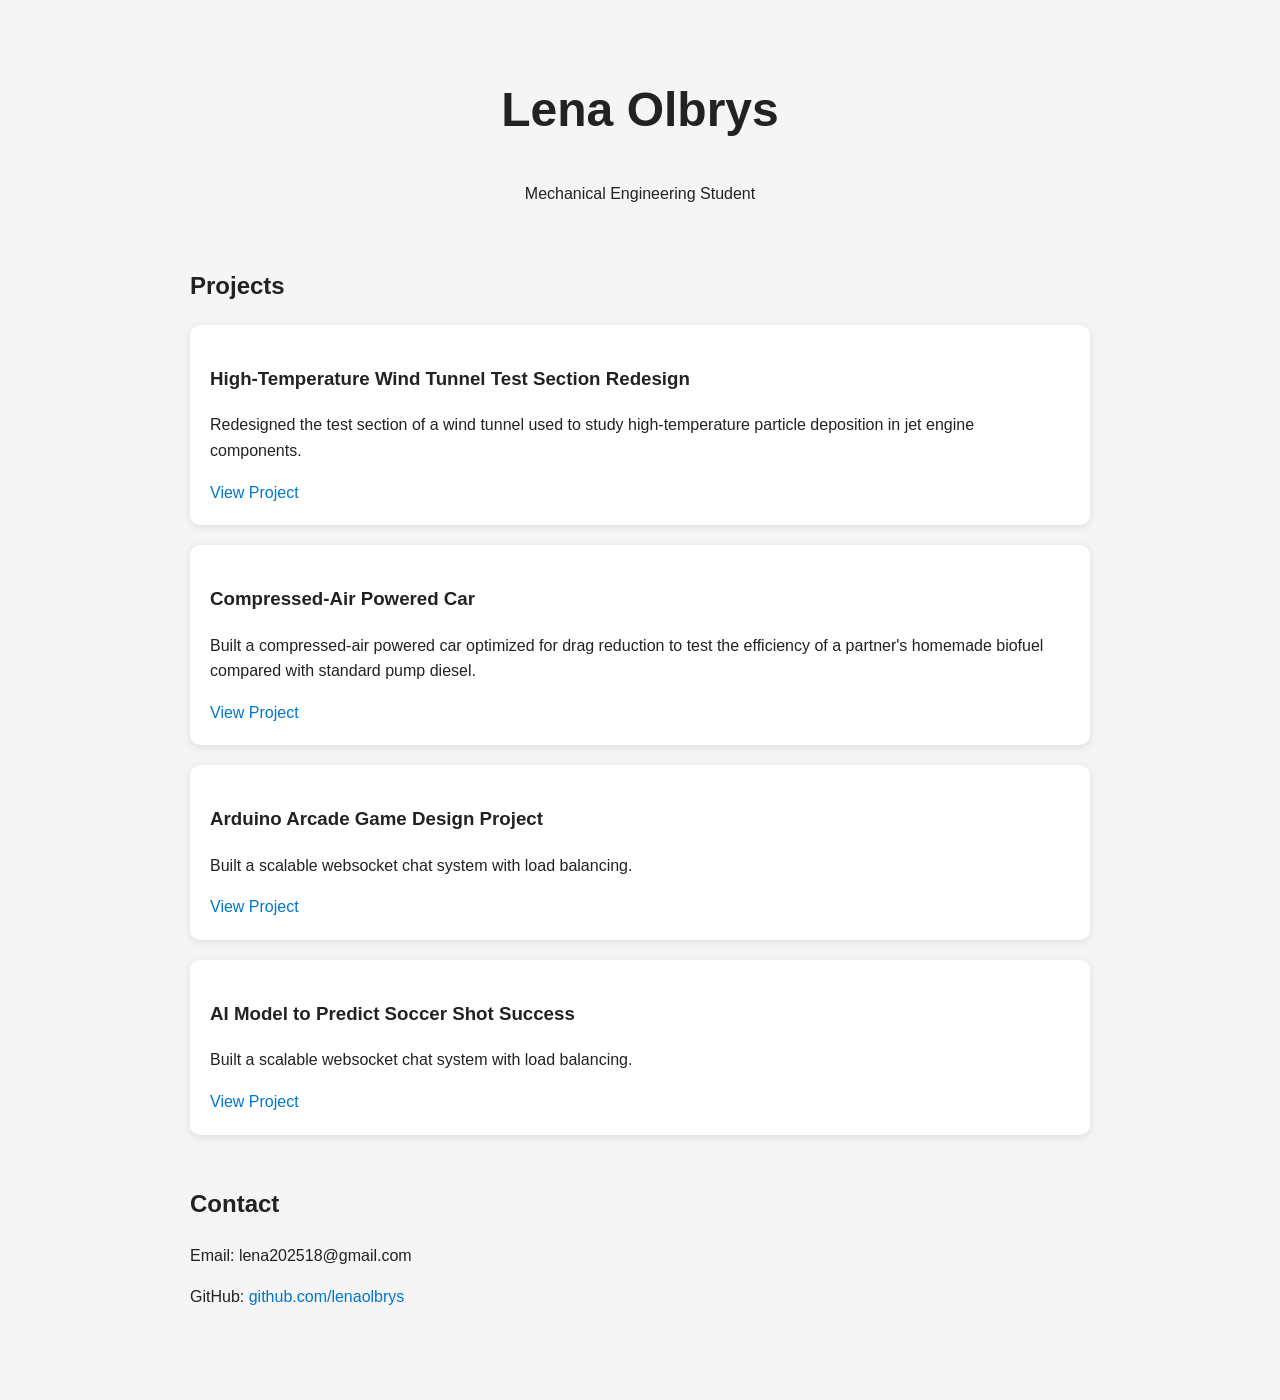
<file: index.html>
<!DOCTYPE html>
<html lang="en">

<head>
  <meta charset="UTF-8">
  <meta name="viewport" content="width=device-width, initial-scale=1.0">
  <title>Lena Olbrys | Engineering Portfolio</title>

  <link rel="stylesheet" href="style.css">
</head>

<body>

  <header>
    <h1>Lena Olbrys</h1>
    <p>Mechanical Engineering Student</p>
  </header>
<!--
  <section>
    <h2>About Me</h2>
    <p>
      I build engineering projects focused on systems, performance,
      and real-world problem solving.
    </p>
  </section>
-->
  <section>
    <h2>Projects</h2>

    <div class="project">
      <h3> High-Temperature Wind Tunnel Test Section Redesign</h3>
      <p>
        Redesigned the test section of a wind tunnel used to study high-temperature particle deposition in jet engine components. 
      </p>

      <a href="hightemptunnel.html">
        View Project
      </a>
    </div>

    <div class="project">
      <h3>Compressed-Air Powered Car</h3>
      <p>
        Built a compressed-air powered car optimized for drag reduction to test the efficiency of a partner's homemade biofuel compared with standard pump diesel.
      </p>

      <a href="compressed-air-car.html">
        View Project
      </a>
    </div>

    <div class="project">
      <h3>Arduino Arcade Game Design Project</h3>
      <p>
        Built a scalable websocket chat system with load balancing.
      </p>

      <a href="arduinogame.html">
        View Project
      </a>
    </div>

    <div class="project">
      <h3>AI Model to Predict Soccer Shot Success</h3>
      <p>
        Built a scalable websocket chat system with load balancing.
      </p>

     <a href="shot-bot.html">
        View Project
      </a>
    </div>

  </section>

  <section>
    <h2>Contact</h2>

    <p>Email: lena202518@gmail.com</p>

    <p>
      GitHub:
      <a href="https://github.com/yourusername">
        github.com/lenaolbrys
      </a>
    </p>
  </section>

</body>
</html>
</file>
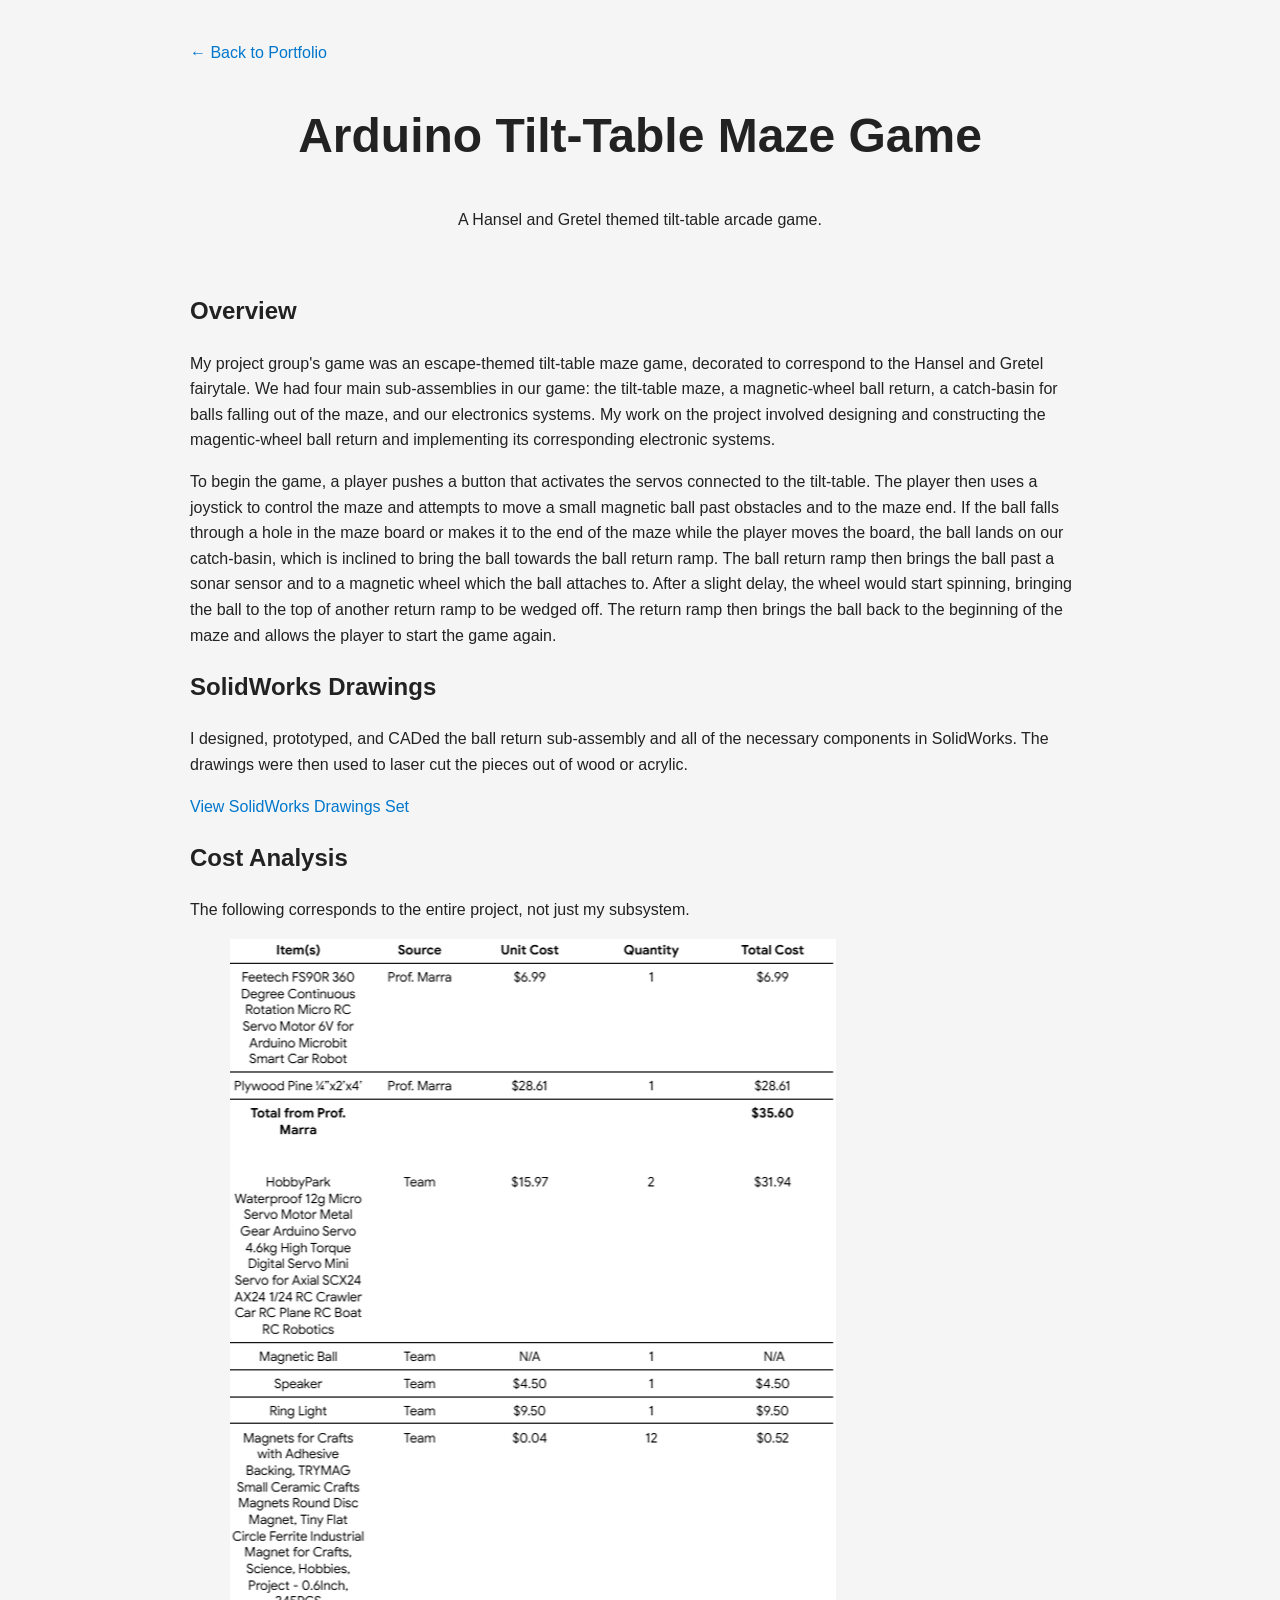
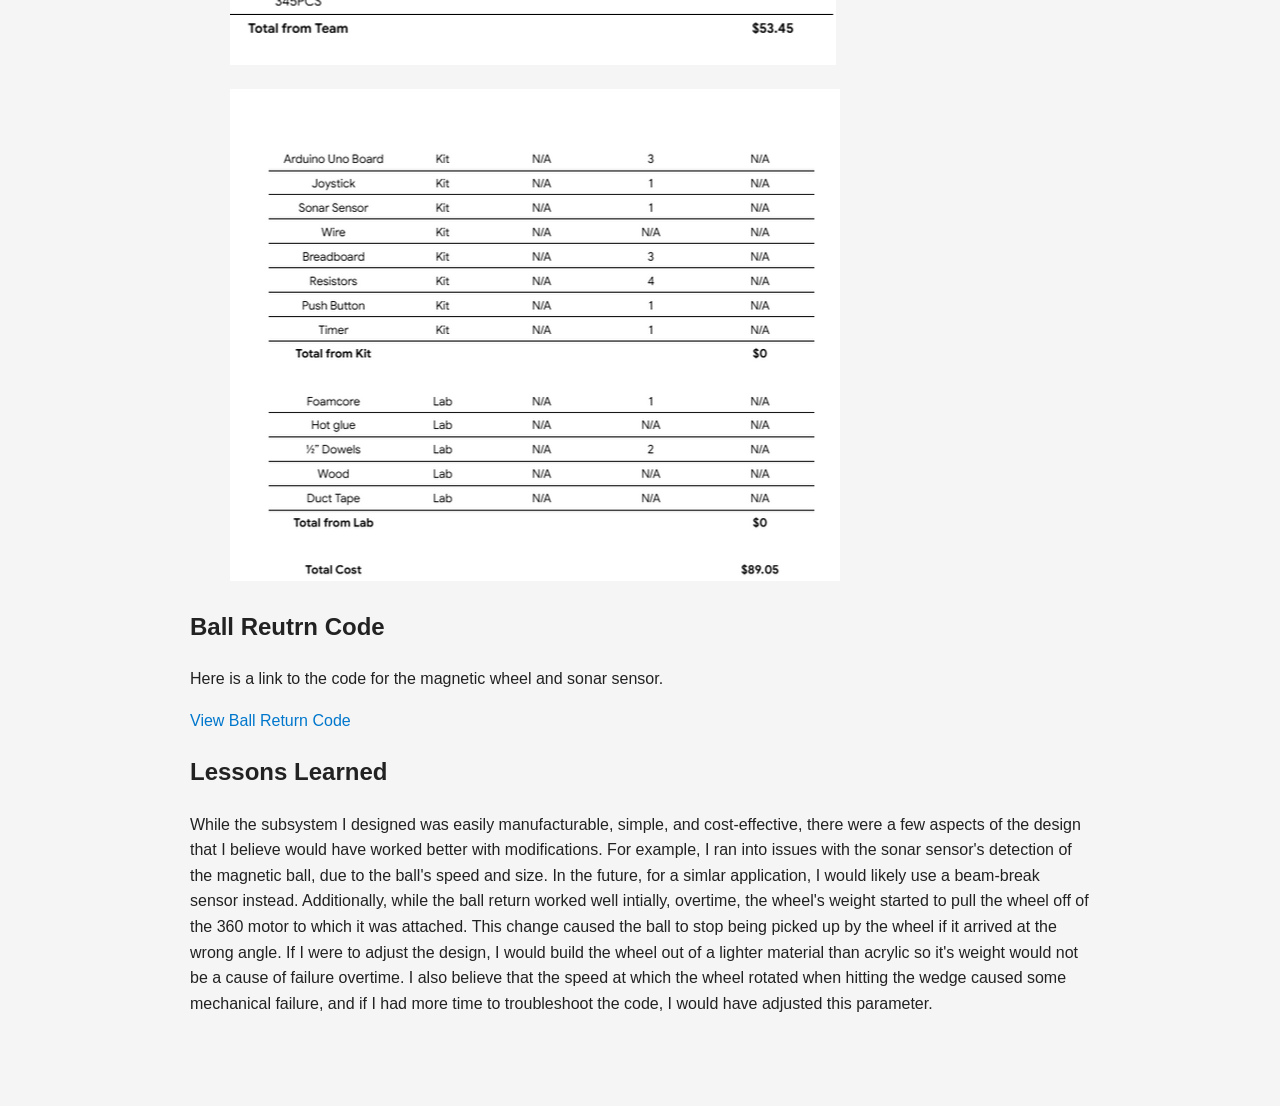
<file: arduinogame.html>
<!DOCTYPE html>
<html lang="en">

<head>
  <meta charset="UTF-8">
  <meta name="viewport" content="width=device-width, initial-scale=1.0">

  <title>Arduino Tilt-Table Maze Game </title>

  <link rel="stylesheet" href="style.css">
</head>

<body>

  <!-- BACK LINK -->
  <a href="index.html">← Back to Portfolio</a>

  <!-- =========================
       PROJECT TITLE / HERO
  ========================== -->

  <header class="project-hero">

    <h1>Arduino Tilt-Table Maze Game</h1>

    <p class="project-tagline">
      A Hansel and Gretel themed tilt-table arcade game.
    </p>

    <!-- Optional: image or demo -->

  </header>

  <!-- =========================
       OVERVIEW
  ========================== -->

  <section>

    <h2>Overview</h2>
    <p>
      My project group's game was an escape-themed tilt-table maze game, decorated to correspond to the Hansel and Gretel fairytale. We had four main
      sub-assemblies in our game: the tilt-table maze, a magnetic-wheel ball return, a catch-basin for balls falling out of the maze, and our electronics 
      systems. My work on the project involved designing and constructing the magentic-wheel ball return and implementing its corresponding electronic
      systems.
    </p>

    <p>
      To begin the game, a player pushes a button that activates the servos connected to the tilt-table. The player then uses a joystick to control the maze and 
      attempts to move a small magnetic ball past obstacles and to the maze end. If the ball falls through a hole in the maze board or makes it to the end of the maze 
      while the player moves the board, the ball lands on our catch-basin, which is inclined to bring the ball towards the ball return ramp. The ball return ramp then 
      brings the ball past a sonar sensor and to a magnetic wheel which the ball attaches to. After a slight delay, the wheel would start spinning, bringing the ball to 
      the top of another return ramp to be wedged off. The return ramp then brings the ball back to the beginning of the maze and allows the player to start the game again.
    </p>

  <!-- =========================
       SYSTEM ARCHITECTURE
  ========================== -->
  <section>

<h2> SolidWorks Drawings </h2>
  <p>
    I designed, prototyped, and CADed the ball return sub-assembly and all of the necessary components in SolidWorks. The drawings were then used to laser cut 
    the pieces out of wood or acrylic.
  </p>

  <a href="arduinodrawings.pdf" target="_blank">
    View SolidWorks Drawings Set
</a>
  
<h2> Cost Analysis </h2>
    <p> 
      The following corresponds to the entire project, not just my subsystem.
    </p>
<figure>
  <img src="costanalysis1.png" alt="Cost Analysis 1" class="content-image">
</figure>
<figure>
  <img src="costanalysis2.png" alt="Cost Analysis 2" class="content-image">
</figure>
<h2> Ball Reutrn Code</h2>
    <p>
      Here is a link to the code for the magnetic wheel and sonar sensor.
    </p>
 <a href="ballreturncode.txt" target="_blank">
    View Ball Return Code
</a>
 
<h2> Lessons Learned </h2>
    <p>
      While the subsystem I designed was easily manufacturable, simple, and cost-effective, there were a few aspects of the design that I believe would have
      worked better with modifications. For example, I ran into issues with the sonar sensor's detection of the magnetic ball, due to the ball's speed and size. In the future,
      for a simlar application, I would likely use a beam-break sensor instead. Additionally, while the ball return worked well intially, overtime, the wheel's weight started to 
      pull the wheel off of the 360 motor to which it was attached. This change caused the ball to stop being picked up by the wheel if it arrived at the wrong angle. If I
      were to adjust the design, I would build the wheel out of a lighter material than acrylic so it's weight would not be a cause of failure overtime. I also believe that the speed
      at which the wheel rotated when hitting the wedge caused some mechanical failure, and if I had more time to troubleshoot the code, I would have adjusted this parameter.
    </p>
</body>
</html>
</file>
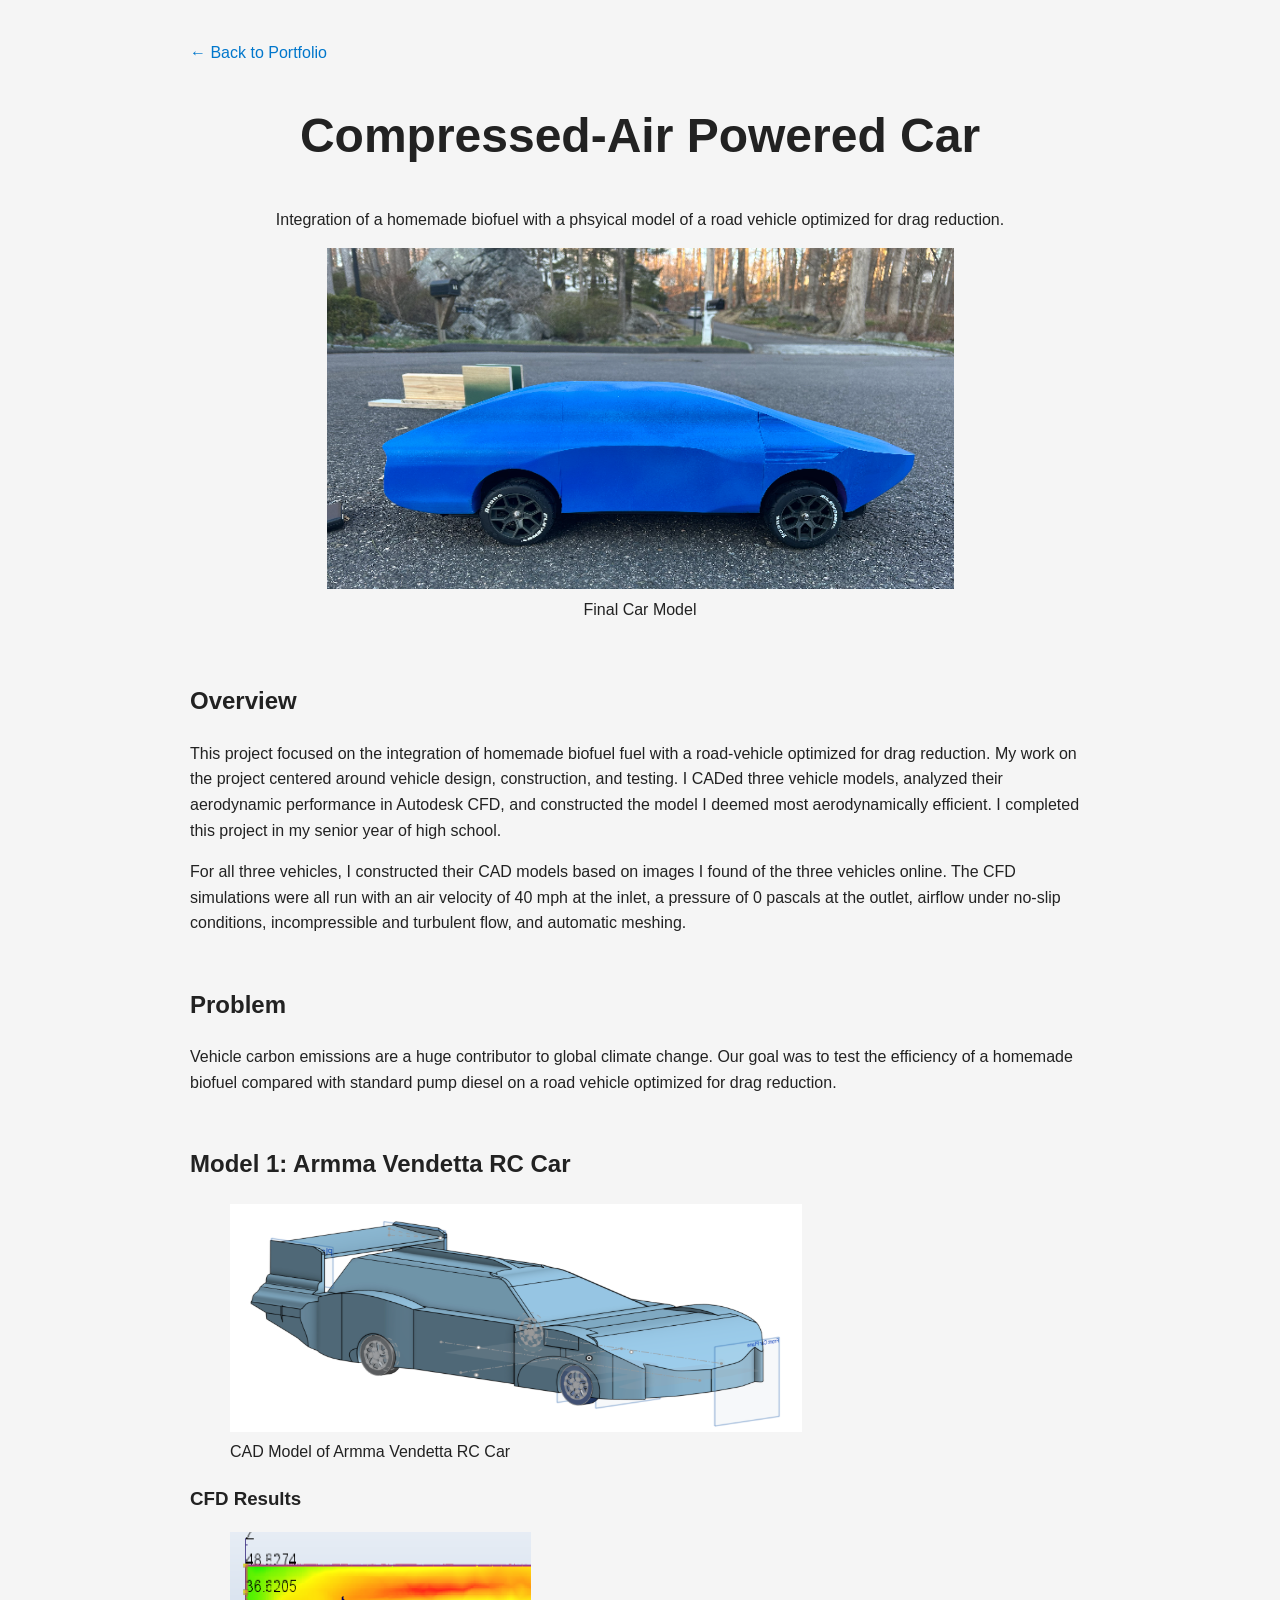
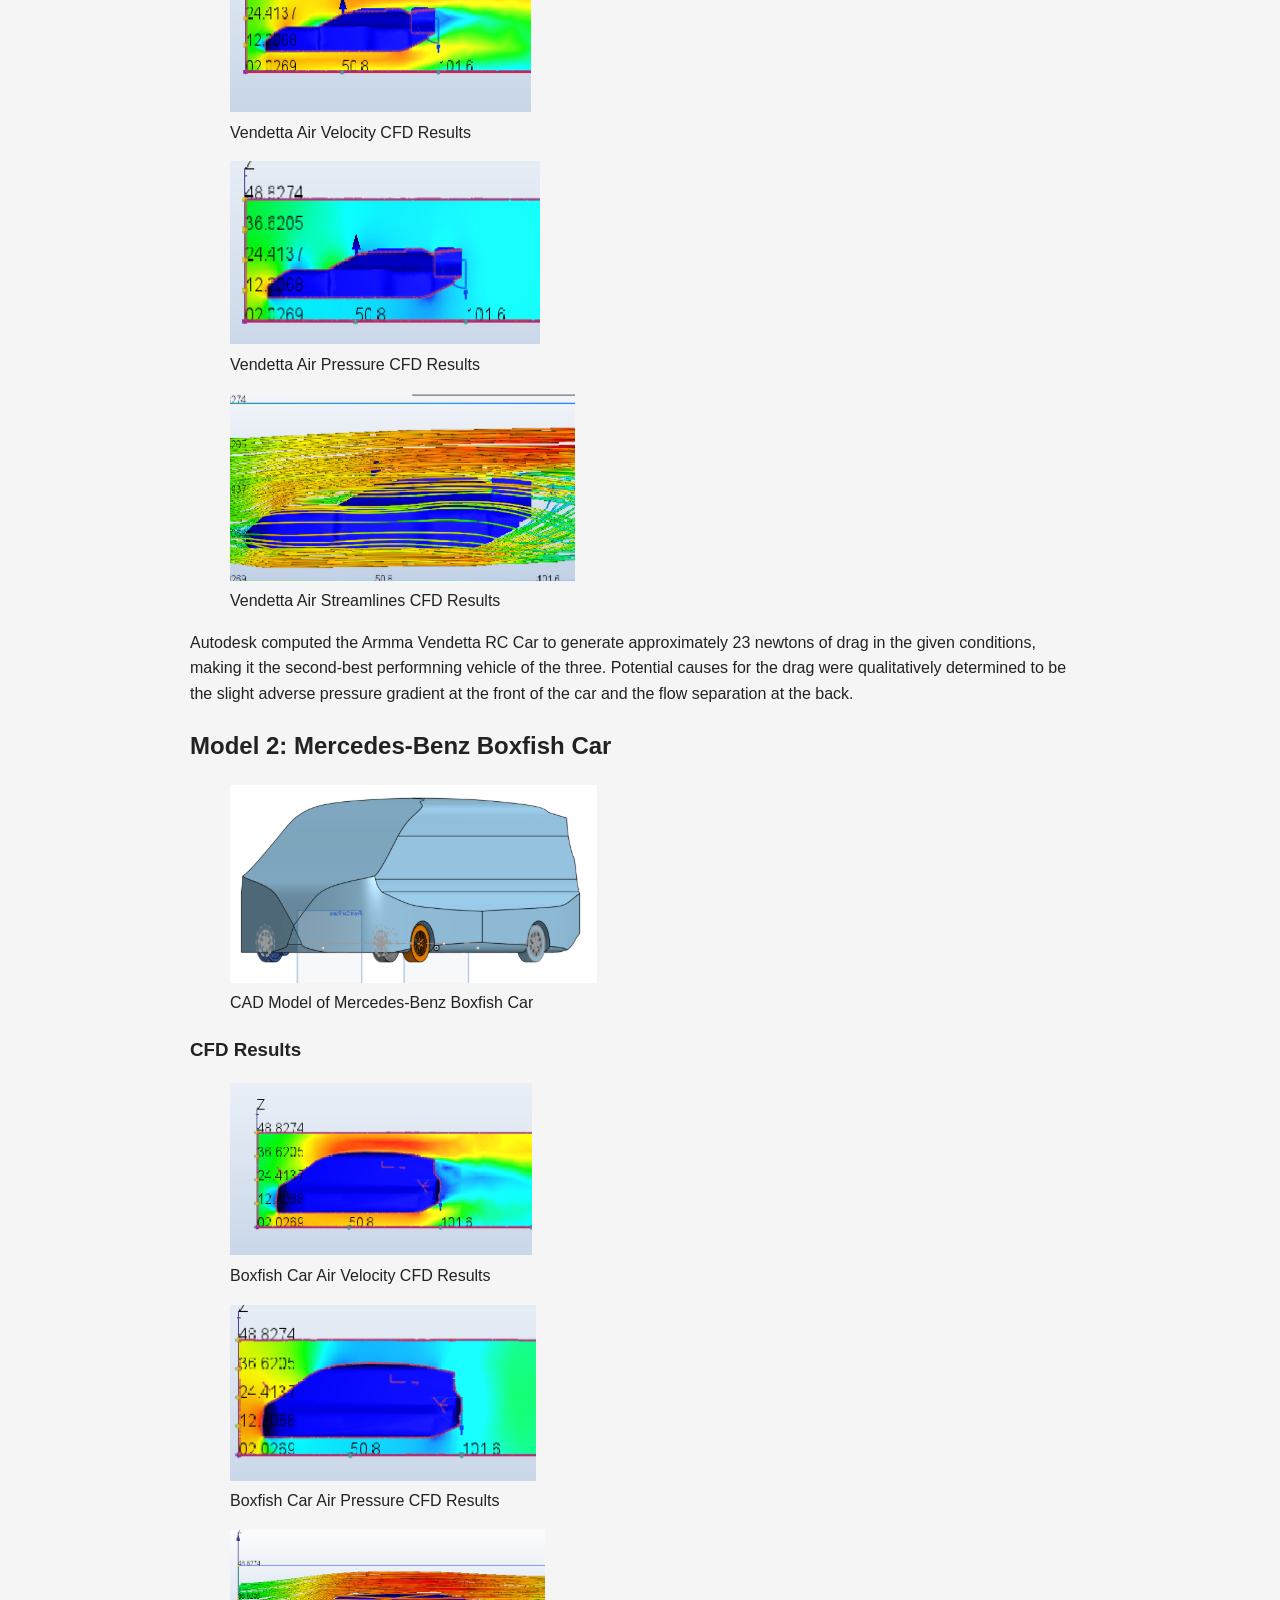
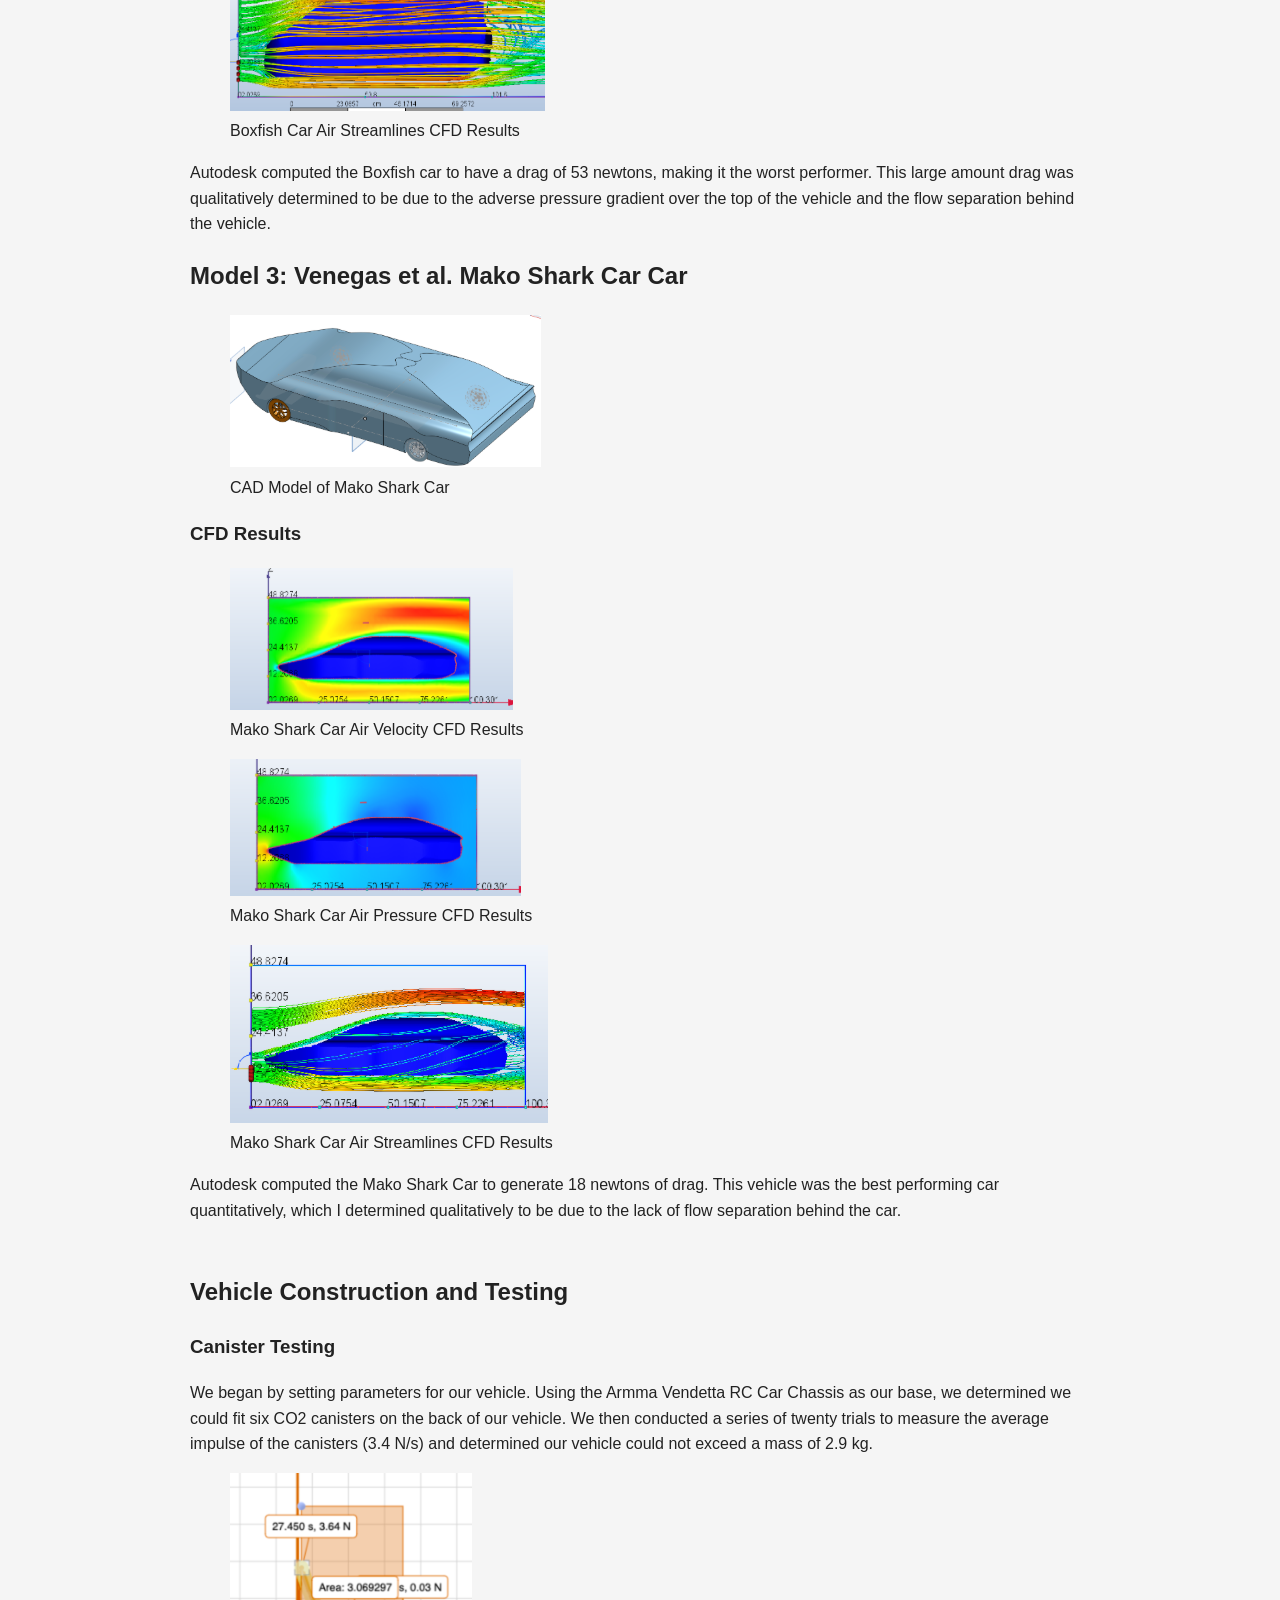
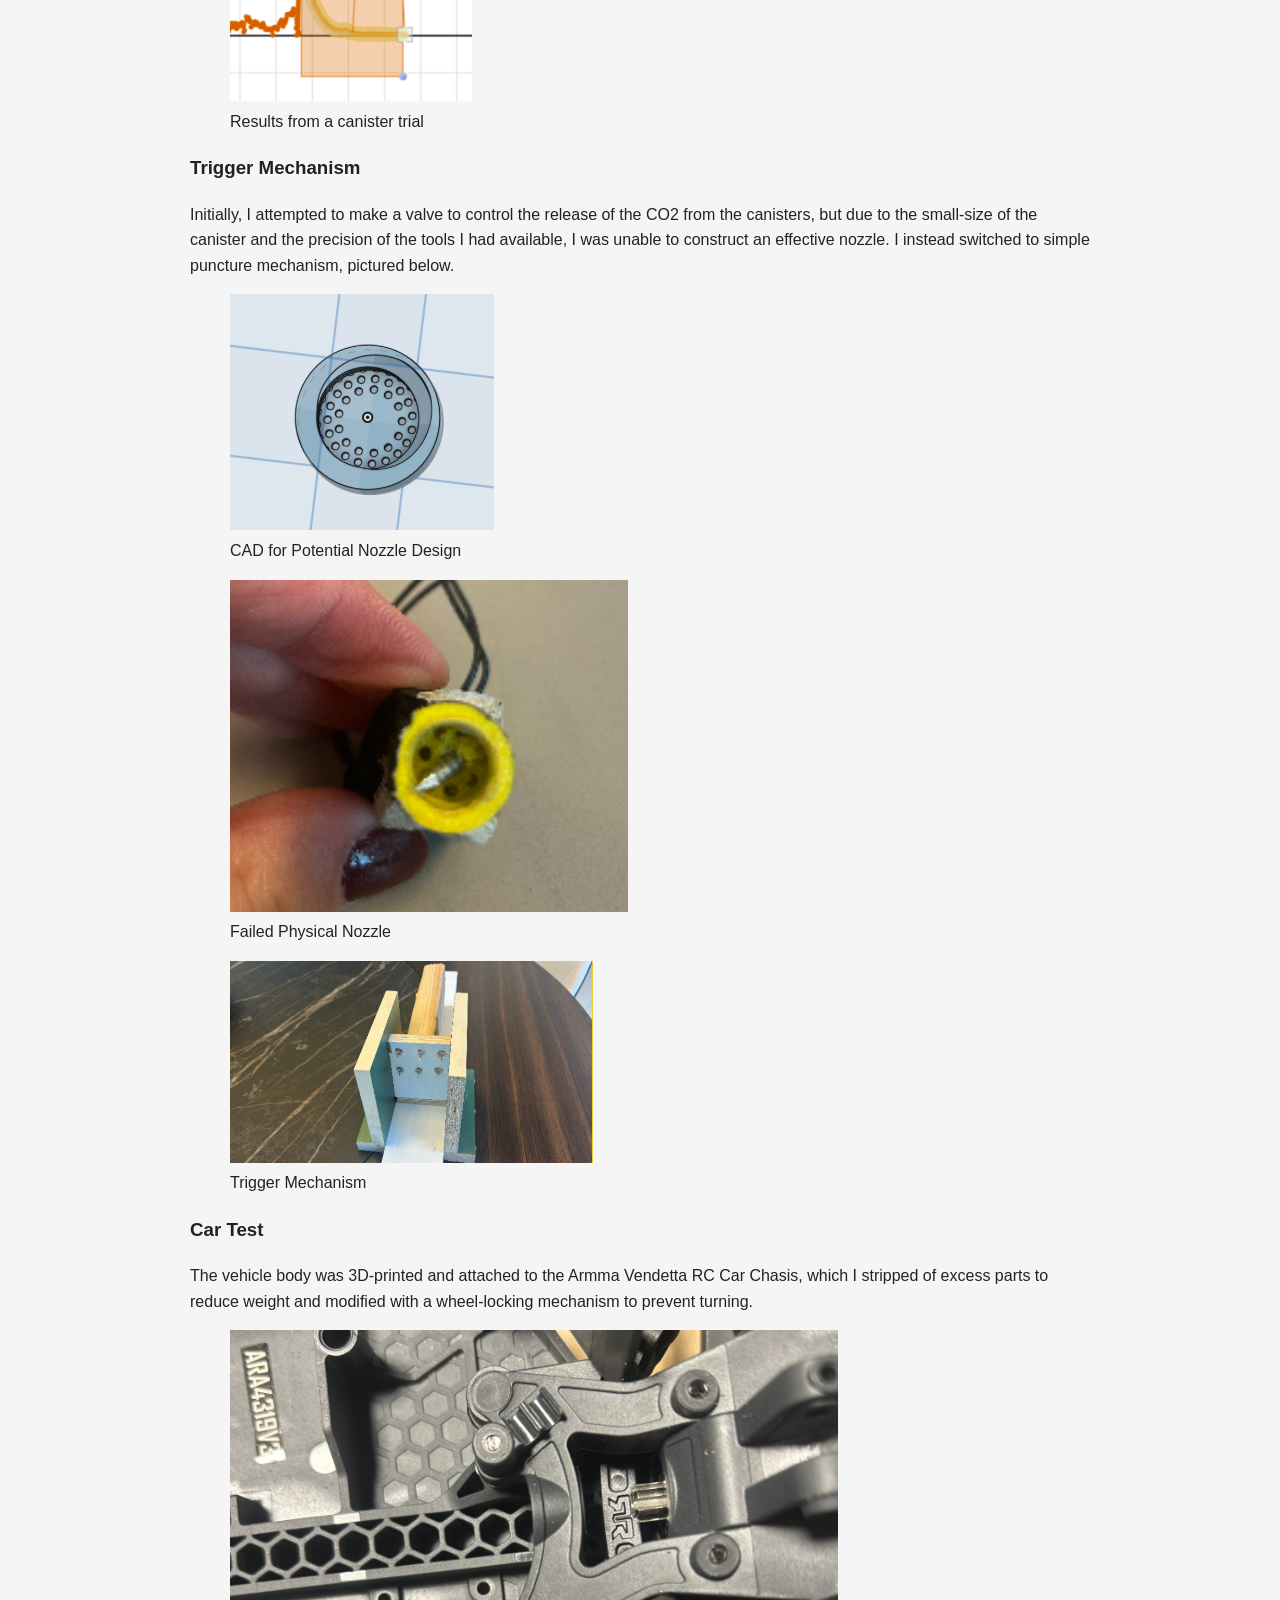
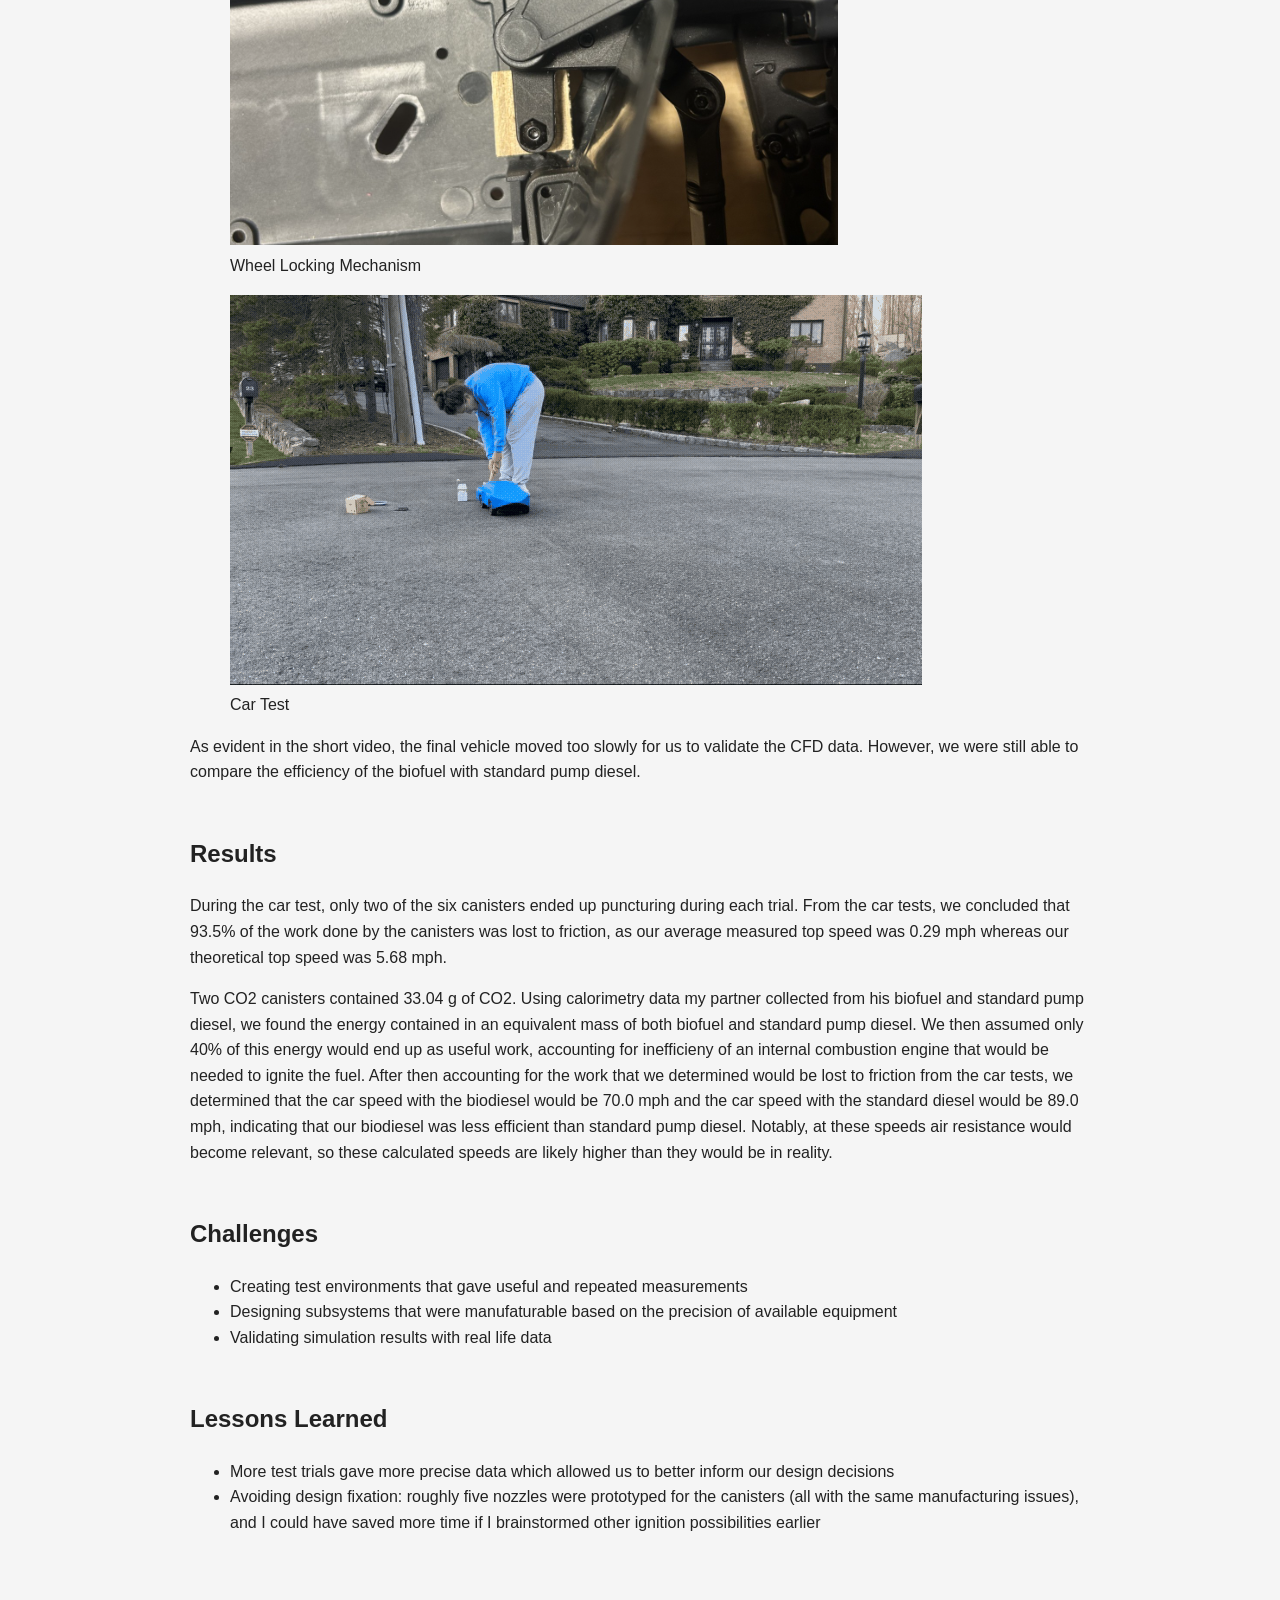
<file: compressed-air-car.html>
<!DOCTYPE html>
<html lang="en">

<head>
  <meta charset="UTF-8">
  <meta name="viewport" content="width=device-width, initial-scale=1.0">

  <title>Compressed Air-Powered Car</title>

  <link rel="stylesheet" href="style.css">
</head>

<body>

  <!-- BACK LINK -->
  <a href="index.html">← Back to Portfolio</a>

  <!-- =========================
       PROJECT TITLE / HERO
  ========================== -->

  <header class="project-hero">

    <h1>Compressed-Air Powered Car</h1>

    <p class="project-tagline">
      Integration of a homemade biofuel with a phsyical model of a road vehicle optimized for drag reduction.
    </p>

    <!-- Optional: image or demo -->
   <figure>
  <img src="finalcar.png" alt="Vendetta CAD Model" class="content-image">

  <figcaption>
   Final Car Model
  </figcaption>
</figure>

  </header>

  <!-- =========================
       OVERVIEW
  ========================== -->

  <section>

    <h2>Overview</h2>

    <p>
      This project focused on the integration of homemade biofuel fuel with a road-vehicle optimized for
      drag reduction. My work on the project centered around vehicle design, construction, and testing. I 
      CADed three vehicle models, analyzed their aerodynamic performance in Autodesk CFD, and constructed
      the model I deemed most aerodynamically efficient. I completed this project in my senior year of high
      school.
    </p>

    <p>
      For all three vehicles, I constructed their CAD models based on images I found of the three vehicles
      online. The CFD simulations were all run with an air velocity of 40 mph at the inlet, a pressure of 0 
      pascals at the outlet, airflow under no-slip conditions, incompressible and turbulent flow, and automatic 
      meshing.
    </p>
  </section>

  <!-- =========================
       PROBLEM
  ========================== -->

  <section>

    <h2>Problem</h2>

    <p>
      Vehicle carbon emissions are a huge contributor to global climate change. Our goal was to test the efficiency
      of a homemade biofuel compared with standard pump diesel on a road vehicle optimized for drag reduction.
    </p>
    
  </section>

  <!-- =========================
       SYSTEM ARCHITECTURE
  ========================== -->
  <section>

    <h2>Model 1: Armma Vendetta RC Car</h2>

    <figure>
  <img src="Vendetta CAD.png" alt="Vendetta CAD Model" class="content-image">

  <figcaption>
    CAD Model of Armma Vendetta RC Car
  </figcaption>
</figure>
    
    <h3>CFD Results</h3>

    <figure>
  <img src="vendettaairvelocity.png" alt="Vendetta Air Velocity" class="content-image">

  <figcaption>
    Vendetta Air Velocity CFD Results
  </figcaption>
</figure>


    <figure>
  <img src="vendettaairpressure.png" alt="Vendetta Air Pressure" class="content-image">

  <figcaption>
    Vendetta Air Pressure CFD Results
  </figcaption>
</figure>
    
   <figure>
  <img src="vendettastreamlines.png" alt="Vendetta Streamlines" class="content-image">

  <figcaption>
   Vendetta Air Streamlines CFD Results
  </figcaption>
</figure>

    <p>
      Autodesk computed the Armma Vendetta RC Car to generate approximately 23 newtons of drag in the given conditions, 
      making it the second-best performning vehicle of the three. Potential causes for the drag were qualitatively determined 
      to be the slight adverse pressure gradient at the front of the car and the flow separation at the back. 
    </p>



  <h2>Model 2: Mercedes-Benz Boxfish Car</h2>

    <figure>
  <img src="Boxfish CAD.png" alt="Boxfish CAD Model" class="content-image">

  <figcaption>
    CAD Model of Mercedes-Benz Boxfish Car
  </figcaption>
</figure>
    
    <h3>CFD Results</h3>

    <figure>
  <img src="boxfishairvelocity.png" alt="Vendetta Air Velocity" class="content-image">

  <figcaption>
    Boxfish Car Air Velocity CFD Results
  </figcaption>
</figure>


    <figure>
  <img src="boxfishairpressure.png" alt="Vendetta Air Pressure" class="content-image">

  <figcaption>
    Boxfish Car Air Pressure CFD Results
  </figcaption>
</figure>
    
   <figure>
  <img src="boxfishstreamlines.png" alt="Vendetta Streamlines" class="content-image">

  <figcaption>
   Boxfish Car Air Streamlines CFD Results
  </figcaption>
</figure>

    <p>
      Autodesk computed the Boxfish car to have a drag of 53 newtons, making it the worst
      performer. This large amount drag was qualitatively determined to be due to the 
      adverse pressure gradient over the top of the vehicle and the flow separation behind
      the vehicle. 
    </p>



    
    <h2>Model 3: Venegas et al. Mako Shark Car Car</h2>

    <figure>
  <img src="Mako Shark CAD.png" alt="Boxfish CAD Model" class="content-image">

  <figcaption>
    CAD Model of Mako Shark Car
  </figcaption>
</figure>
    
    <h3>CFD Results</h3>

    <figure>
  <img src="makoairvelocity.png" alt="Vendetta Air Velocity" class="content-image">

  <figcaption>
    Mako Shark Car Air Velocity CFD Results
  </figcaption>
</figure>


    <figure>
  <img src="makoairpressure.png" alt="Vendetta Air Pressure" class="content-image">

  <figcaption>
    Mako Shark Car Air Pressure CFD Results
  </figcaption>
</figure>
    
   <figure>
  <img src="makostreamlines.png" alt="Vendetta Streamlines" class="content-image">

  <figcaption>
   Mako Shark Car Air Streamlines CFD Results
  </figcaption>
</figure>

    <p>
      Autodesk computed the Mako Shark Car to generate 18 newtons of drag. This vehicle was
      the best performing car quantitatively, which I determined qualitatively to be due to
      the lack of flow separation behind the car.
    </p>

  </section>

  <!-- =========================
       IMPLEMENTATION DETAILS
  ========================== -->

  <section>

    <h2>Vehicle Construction and Testing</h2>

    <h3>Canister Testing</h3>
    <p>
      We began by setting parameters for our vehicle. Using the Armma Vendetta RC Car Chassis as our base,
      we determined we could fit six CO2 canisters on the back of our vehicle. We then conducted a series 
      of twenty trials to measure the average impulse of the canisters (3.4 N/s) and determined our vehicle
      could not exceed a mass of 2.9 kg.
    </p>

    <figure>
  <img src="canisterdata.png" alt="Canisters" class="content-image">

  <figcaption>
     Results from a canister trial
  </figcaption>
</figure>

    <h3>Trigger Mechanism</h3>
    <p>
      Initially, I attempted to make a valve to control the release of the CO2 from the canisters, but due 
      to the small-size of the canister and the precision of the tools I had available, I was unable to 
      construct an effective nozzle. I instead switched to simple puncture mechanism, pictured below. 
    </p>

    <figure>
  <img src="Nozzle Concept.png" alt="Nozzle Concept" class="content-image">

  <figcaption>
    CAD for Potential Nozzle Design
  </figcaption>
</figure>

    <figure>
  <img src="Failed Nozzle.png" alt="Failed Nozzle" class="content-image">

  <figcaption>
    Failed Physical Nozzle
  </figcaption>
</figure>

    <figure>
  <img src="triggermechanism.png" alt="Trigger Mechanism" class="content-image">

  <figcaption>
    Trigger Mechanism
  </figcaption>
</figure>
    
    <h3>Car Test</h3>
    <p>
      The vehicle body was 3D-printed and attached to the Armma Vendetta RC Car Chasis, which I stripped 
      of excess parts to reduce weight and modified with a wheel-locking mechanism to prevent turning.
    </p>

  <figure>
  <img src="wheellockmechanism.png" alt="Car Test" class="content-image">

  <figcaption>
    Wheel Locking Mechanism
  </figcaption>
</figure>
    
 <figure>
  <img src="Cargif.gif" alt="Car Test" class="content-image">

  <figcaption>
    Car Test
  </figcaption>
</figure>
    <p>
      As evident in the short video, the final vehicle moved too slowly for us to validate the CFD data. 
      However, we were still able to compare the efficiency of the biofuel with standard pump diesel. 
    </p>

  </section>
  <section>
    <h2> Results </h2>
    <p>
      During the car test, only two of the six canisters ended up puncturing during each trial. From the car tests,
      we concluded that 93.5% of the work done by the canisters was lost to friction, as our average measured top speed
      was 0.29 mph whereas our theoretical top speed was 5.68 mph. 
    </p>

    <p>
      Two CO2 canisters contained 33.04 g of CO2. Using calorimetry data my partner collected from his biofuel and standard pump
      diesel, we found the energy contained in an equivalent mass of both biofuel and standard pump diesel. We then assumed only 40% of
      this energy would end up as useful work, accounting for inefficieny of an internal combustion engine that would be needed to ignite
      the fuel. After then accounting for the work that we determined would be lost to friction from the car tests, we determined that the 
      car speed with the biodiesel would be 70.0 mph and the car speed with the standard diesel would be 89.0 mph, indicating that our 
      biodiesel was less efficient than standard pump diesel. Notably, at these speeds air resistance would become relevant, so these 
      calculated speeds are likely higher than they would be in reality. 
    </p>
  </section>
  <!-- =========================
       CHALLENGES
  ========================== -->

  <section>

    <h2>Challenges</h2>

    <ul>
      <li>Creating test environments that gave useful and repeated measurements</li>
      <li>Designing subsystems that were manufaturable based on the precision of available equipment</li>
      <li>Validating simulation results with real life data</li>
    </ul>

  </section>

  <!-- =========================
       LESSONS LEARNED
  ========================== -->

  <section>

    <h2>Lessons Learned</h2>

   <ul>
      <li>More test trials gave more precise data which allowed us to better inform our design decisions</li>
      <li>Avoiding design fixation: roughly five nozzles were prototyped for the canisters (all with the same manufacturing issues), and I could have saved more 
      time if I brainstormed other ignition possibilities earlier</li>
    </ul>

  </section>

  <!-- =========================
       LINKS
  ========================== -->

  </section>

</body>
</html>
</file>
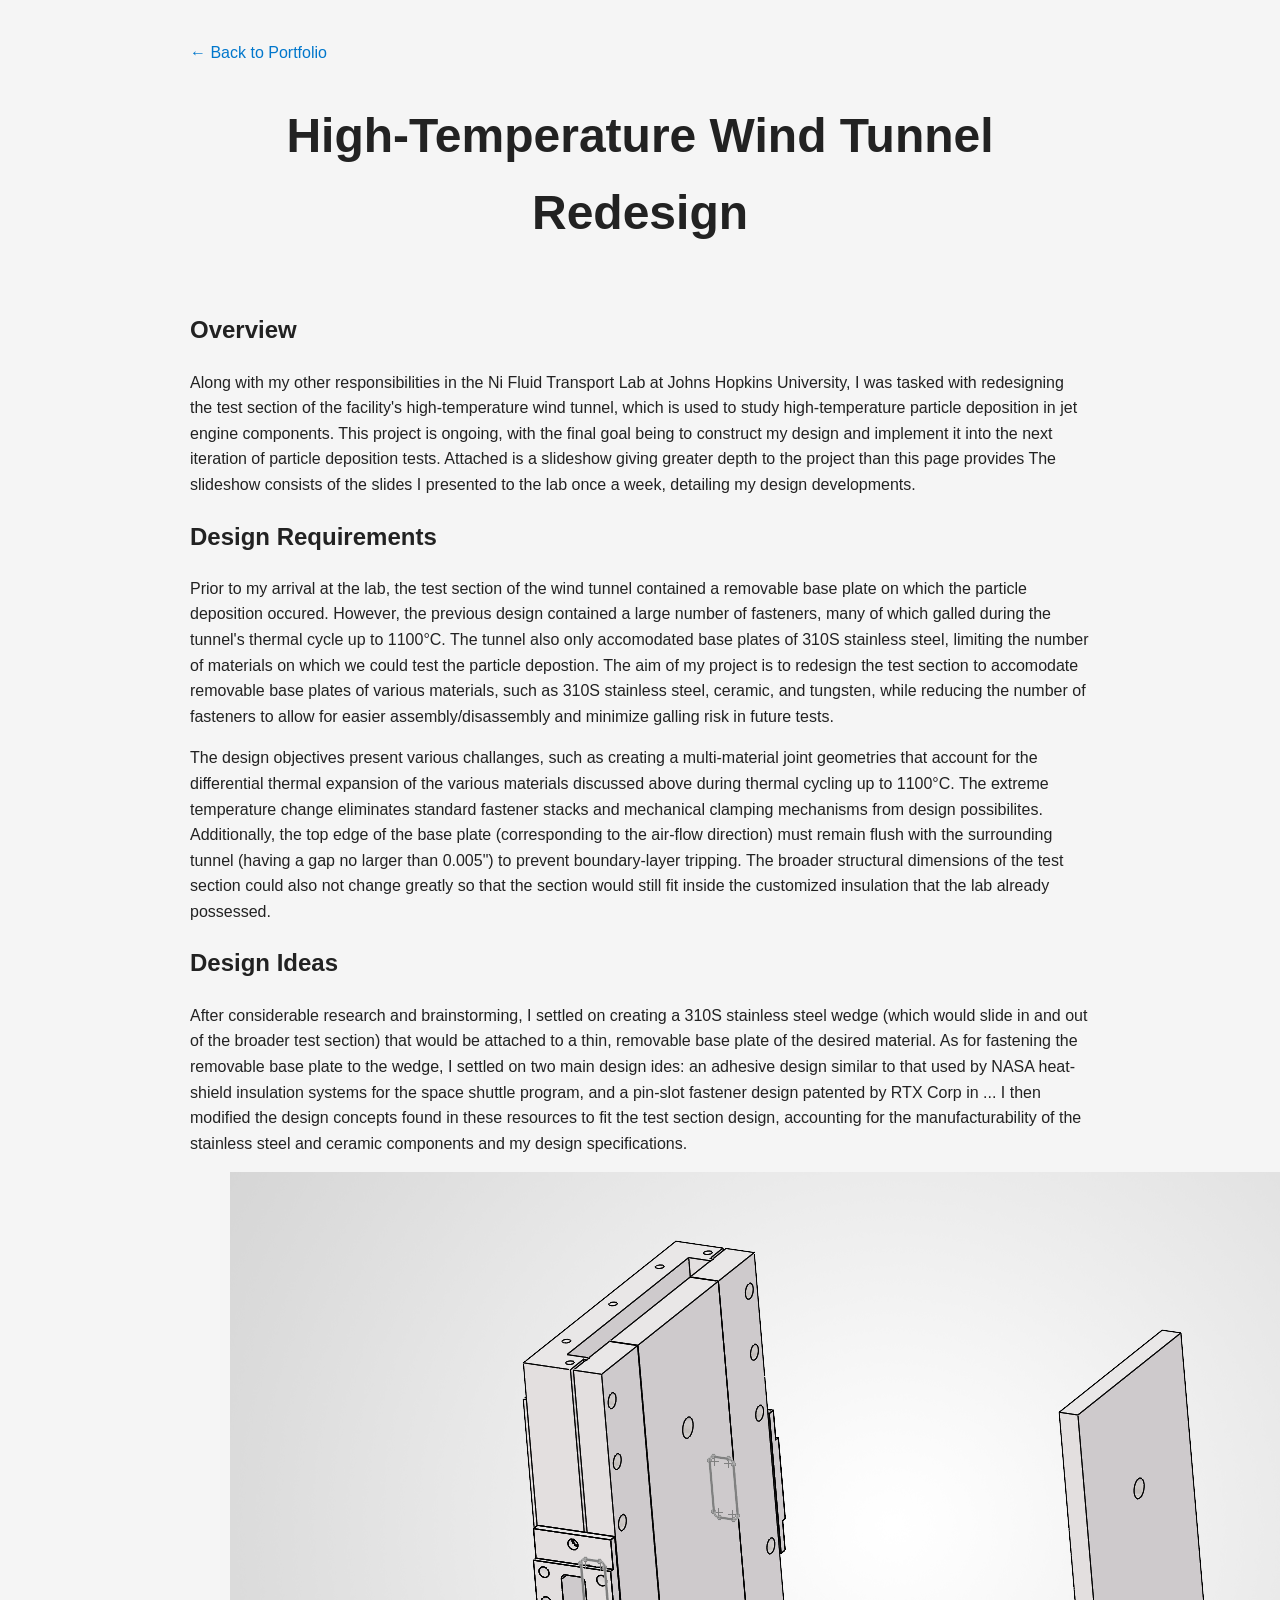
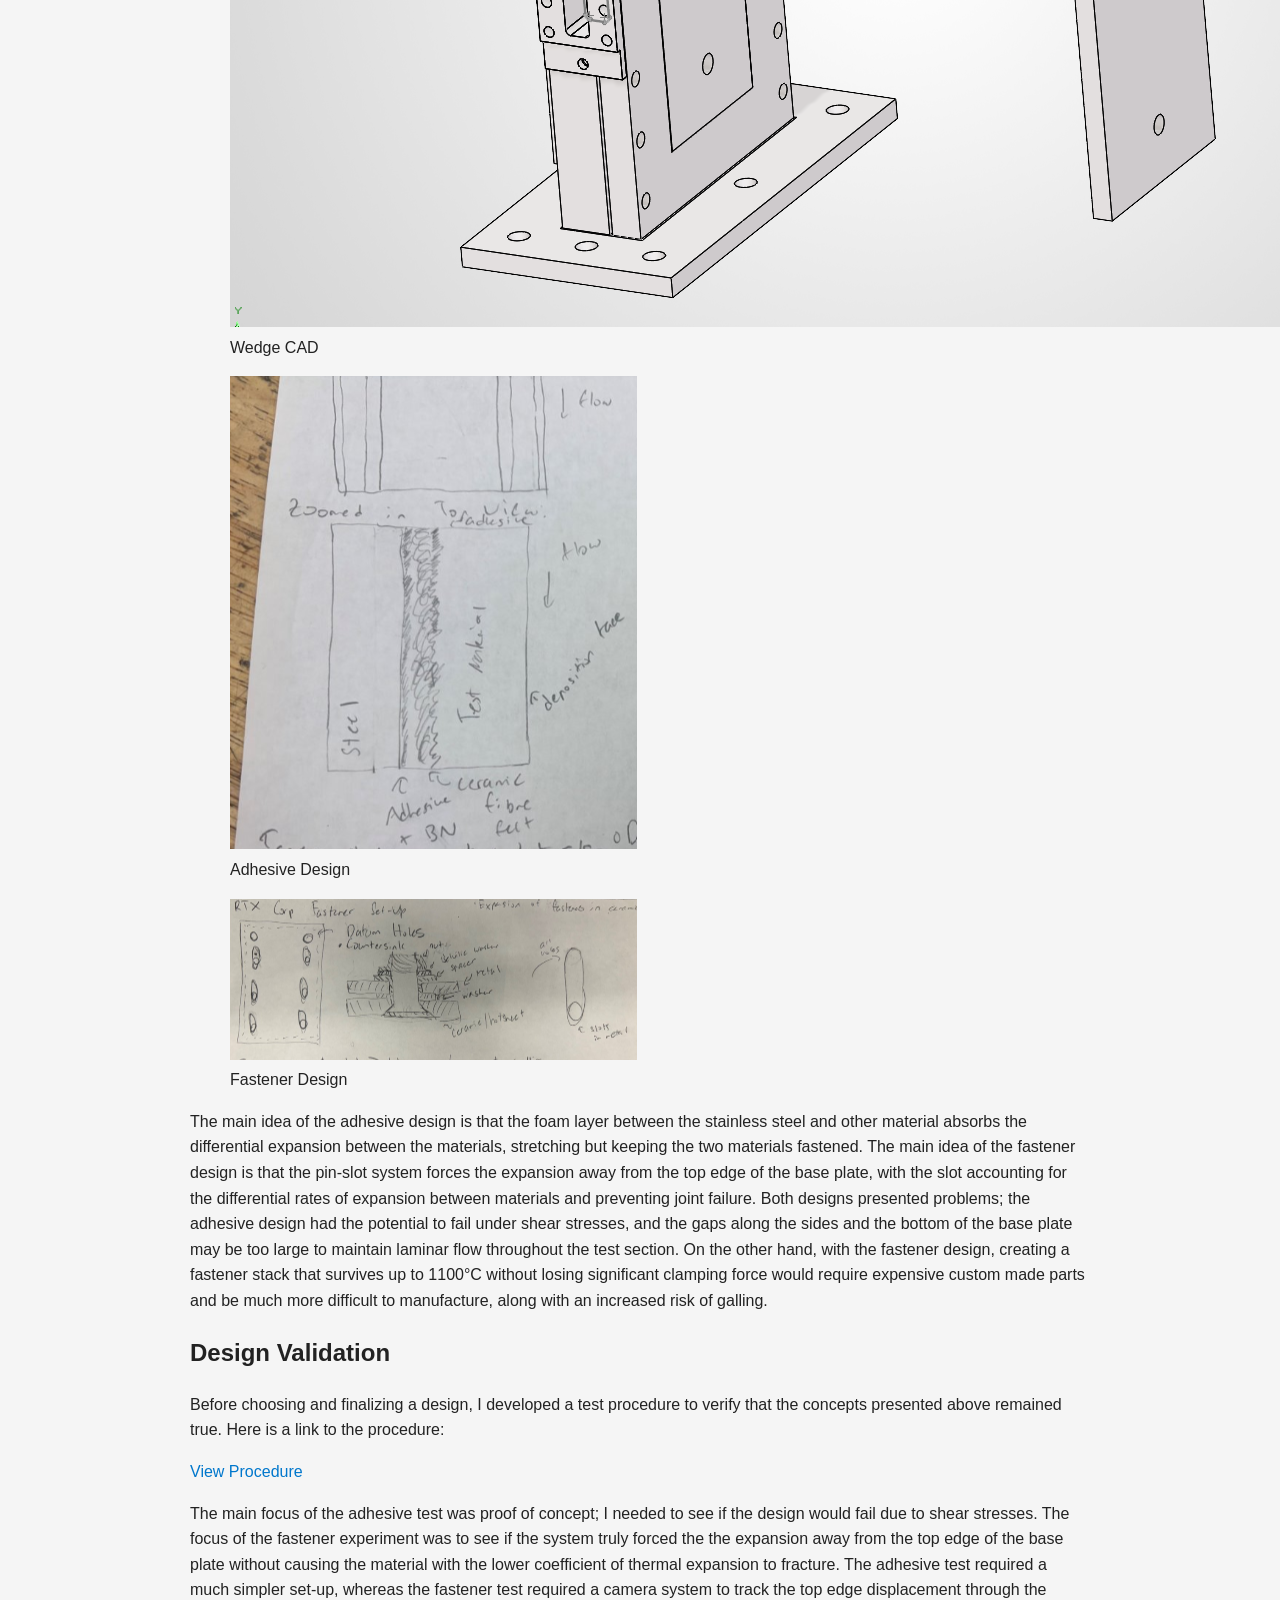
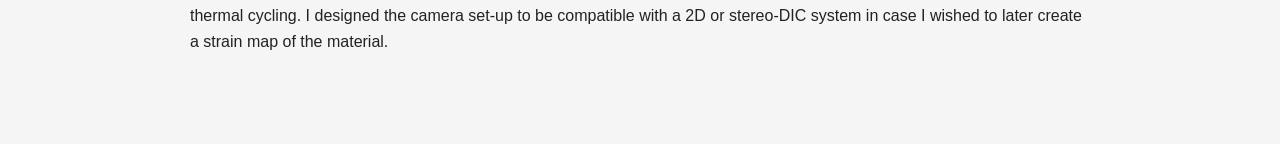
<file: hightemptunnel.html>
<!DOCTYPE html>
<html lang="en">

<head>
  <meta charset="UTF-8">
  <meta name="viewport" content="width=device-width, initial-scale=1.0">

  <title>High-Temperature Wind Tunnel Test Section Redesign</title>

  <link rel="stylesheet" href="style.css">
</head>

<body>

  <!-- BACK LINK -->
  <a href="index.html">← Back to Portfolio</a>

  <!-- =========================
       PROJECT TITLE / HERO
  ========================== -->

  <header class="project-hero">

    <h1>High-Temperature Wind Tunnel Redesign</h1>

    <p class="project-tagline">
    </p>

    <!-- Optional: image or demo -->

  </header>

  <!-- =========================
       OVERVIEW
  ========================== -->

  <section>

    <h2>Overview</h2>
    <p>
      Along with my other responsibilities in the Ni Fluid Transport Lab at Johns Hopkins University, I was tasked with redesigning the test section of the facility's
      high-temperature wind tunnel, which is used to study high-temperature particle deposition in jet engine components. This project is ongoing, with the final goal
      being to construct my design and implement it into the next iteration of particle deposition tests.

      Attached is a slideshow giving greater depth to the project than this page provides The slideshow consists of the slides I presented to the lab once a week,
      detailing my design developments.
    </p>

  <!-- =========================
       SYSTEM ARCHITECTURE
  ========================== -->
  <section>

    <h2>Design Requirements</h2>
  <p>
    Prior to my arrival at the lab, the test section of the wind tunnel contained a removable base plate on which the particle deposition occured. However, the previous design 
    contained a large number of fasteners, many of which galled during the tunnel's thermal cycle up to 1100°C. The tunnel also only accomodated base plates of 310S stainless steel, 
    limiting the number of materials on which we could test the particle depostion. The aim of my project is to redesign the test section to accomodate removable base plates of various 
    materials, such as 310S stainless steel, ceramic, and tungsten, while reducing the number of fasteners to allow for easier assembly/disassembly and minimize galling risk in future tests.
  </p>
  <p>
    The design objectives present various challanges, such as creating a multi-material joint geometries that account for the differential thermal expansion of the various materials discussed
    above during thermal cycling up to 1100°C. The extreme temperature change eliminates standard fastener stacks and mechanical clamping mechanisms from design possibilites. Additionally,
    the top edge of the base plate (corresponding to the air-flow direction) must remain flush with the surrounding tunnel (having a gap no larger than 0.005") to prevent boundary-layer tripping.
    The broader structural dimensions of the test section could also not change greatly so that the section would still fit inside the customized insulation that the lab already possessed.
  </p>

<h2> Design Ideas</h2>
  <p>
  After considerable research and brainstorming, I settled on creating a 310S stainless steel wedge (which would slide in and out of the broader test section) that would be attached to a thin, removable base plate of the desired material. 
  As for fastening the removable base plate to the wedge, I settled on two main design ides: an adhesive design similar to that used by NASA heat-shield insulation systems for the space shuttle program, and a pin-slot fastener design 
  patented by RTX Corp in ... I then modified the design concepts found in these resources to fit the test section design, accounting for the manufacturability of the stainless steel and ceramic components and my design specifications. 

  <figure>
  <img src="wedgecad.png" alt="Wedge CAD" class="content-image">

  <figcaption>
  Wedge CAD
  </figcaption>
</figure>

  <figure>
  <img src="adhesivedesign.png" alt="Adhesive Design" class="content-image">

  <figcaption>
   Adhesive Design
  </figcaption>
</figure>
    
<figure>
  <img src="fastenerdesign.png" alt="Fastener Design" class="content-image">

  <figcaption>
   Fastener Design
  </figcaption>
</figure>

  The main idea of the adhesive design is that the foam layer between the stainless steel and other material absorbs the differential expansion between the materials, stretching but keeping the two materials fastened. The main idea of the 
  fastener design is that the pin-slot system forces the expansion away from the top edge of the base plate, with the slot accounting for the differential rates of expansion between materials and preventing joint failure. Both designs presented 
  problems; the adhesive design had the potential to fail under shear stresses, and the gaps along the sides and the bottom of the base plate may be too large to maintain laminar flow throughout the test section. On the other hand, with the 
  fastener design, creating a fastener stack that survives up to 1100°C without losing significant clamping force would require expensive custom made parts and be much more difficult to manufacture, along with an increased risk of galling. 
  </p>
  
<h2> Design Validation </h2>
    <p> 
      Before choosing and finalizing a design, I developed a test procedure to verify that the concepts presented above remained true. Here is a link to the procedure:
    </p>
     <a href="https://docs.google.com/document/d/1zrF6qlAwHMcMo6MykMZptvIBsWWLkBE0PiL6Bf2rNFs/edit?usp=sharing" target="_blank">
    View Procedure
</a>
    <p>
      The main focus of the adhesive test was proof of concept; I needed to see if the design would fail due to shear stresses. The focus of the fastener experiment was 
      to see if the system truly forced the the expansion away from the top edge of the base plate without causing the material with the lower coefficient of thermal expansion 
      to fracture. The adhesive test required a much simpler set-up, whereas the fastener test required a camera system to track the top edge displacement through the thermal 
      cycling. I designed the camera set-up to be compatible with a 2D or stereo-DIC system in case I wished to later create a strain map of the material. 
    </p>
</body>
</html>
</file>
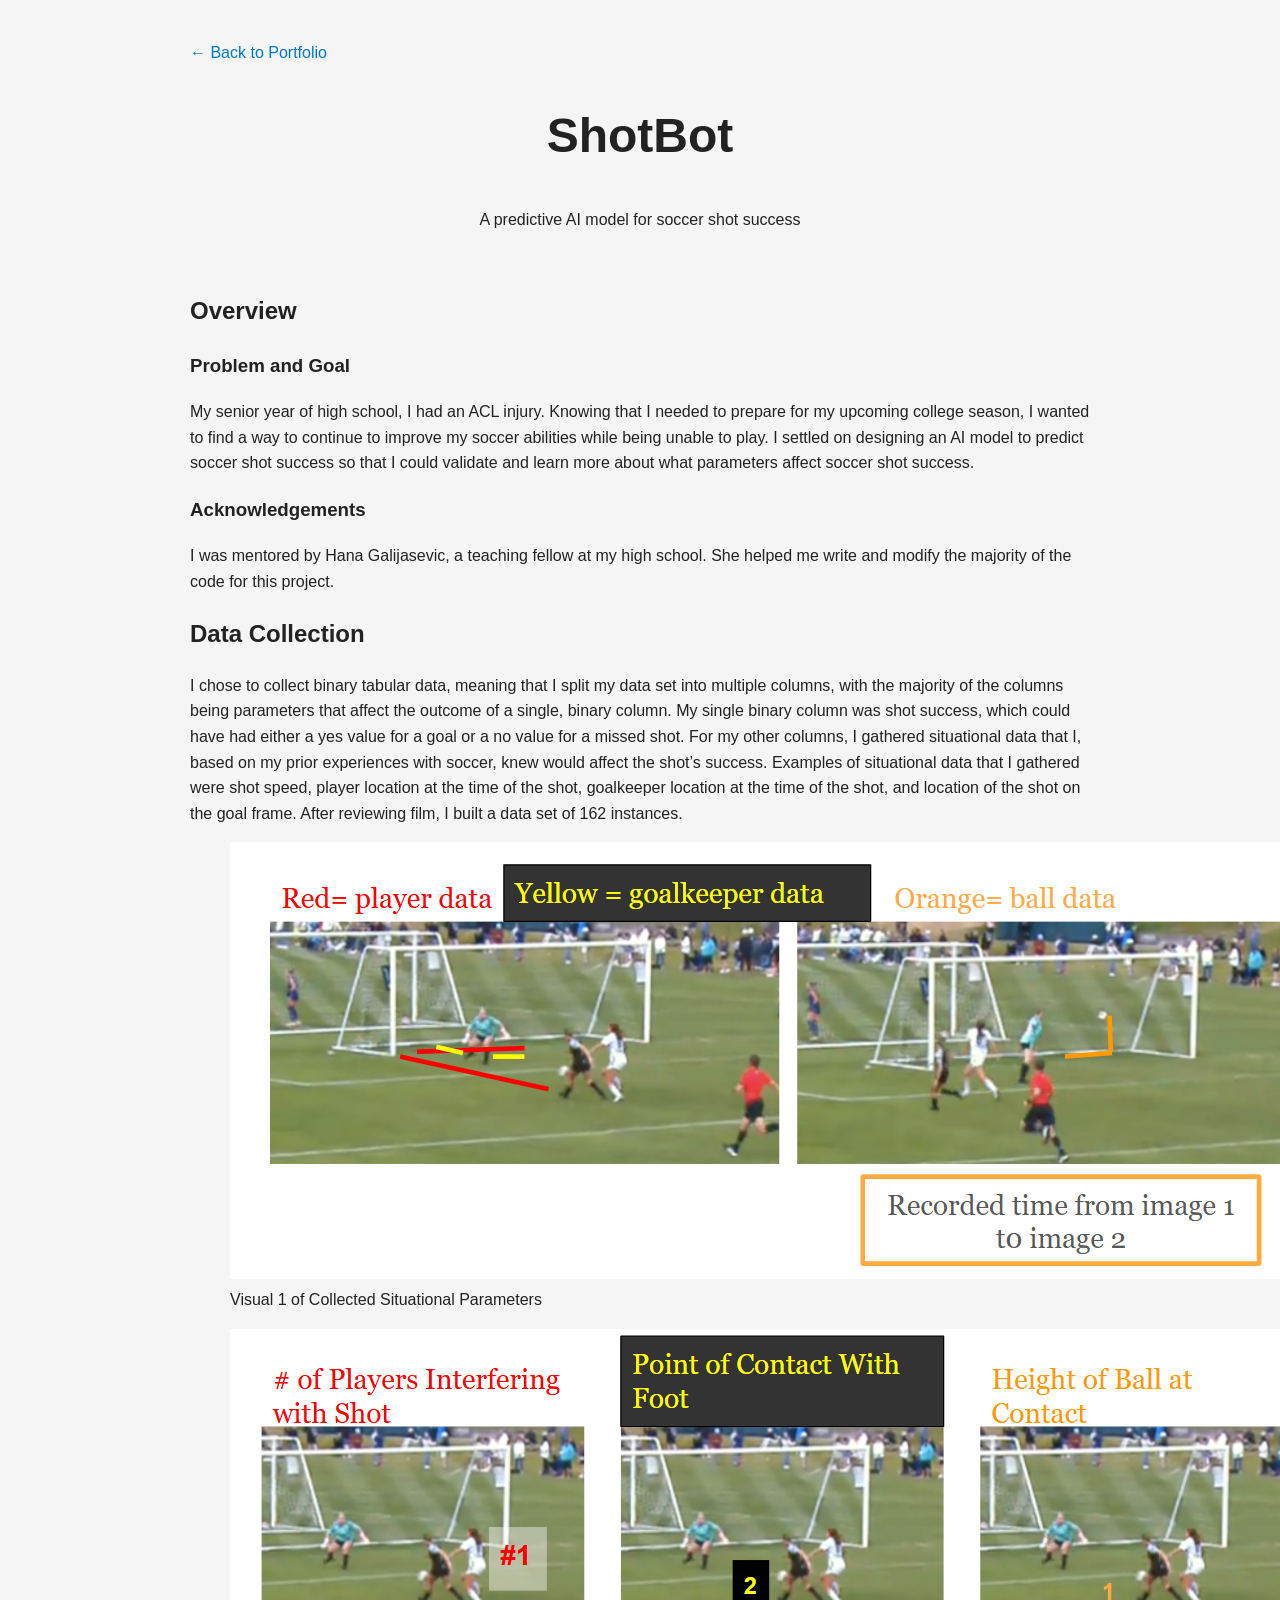
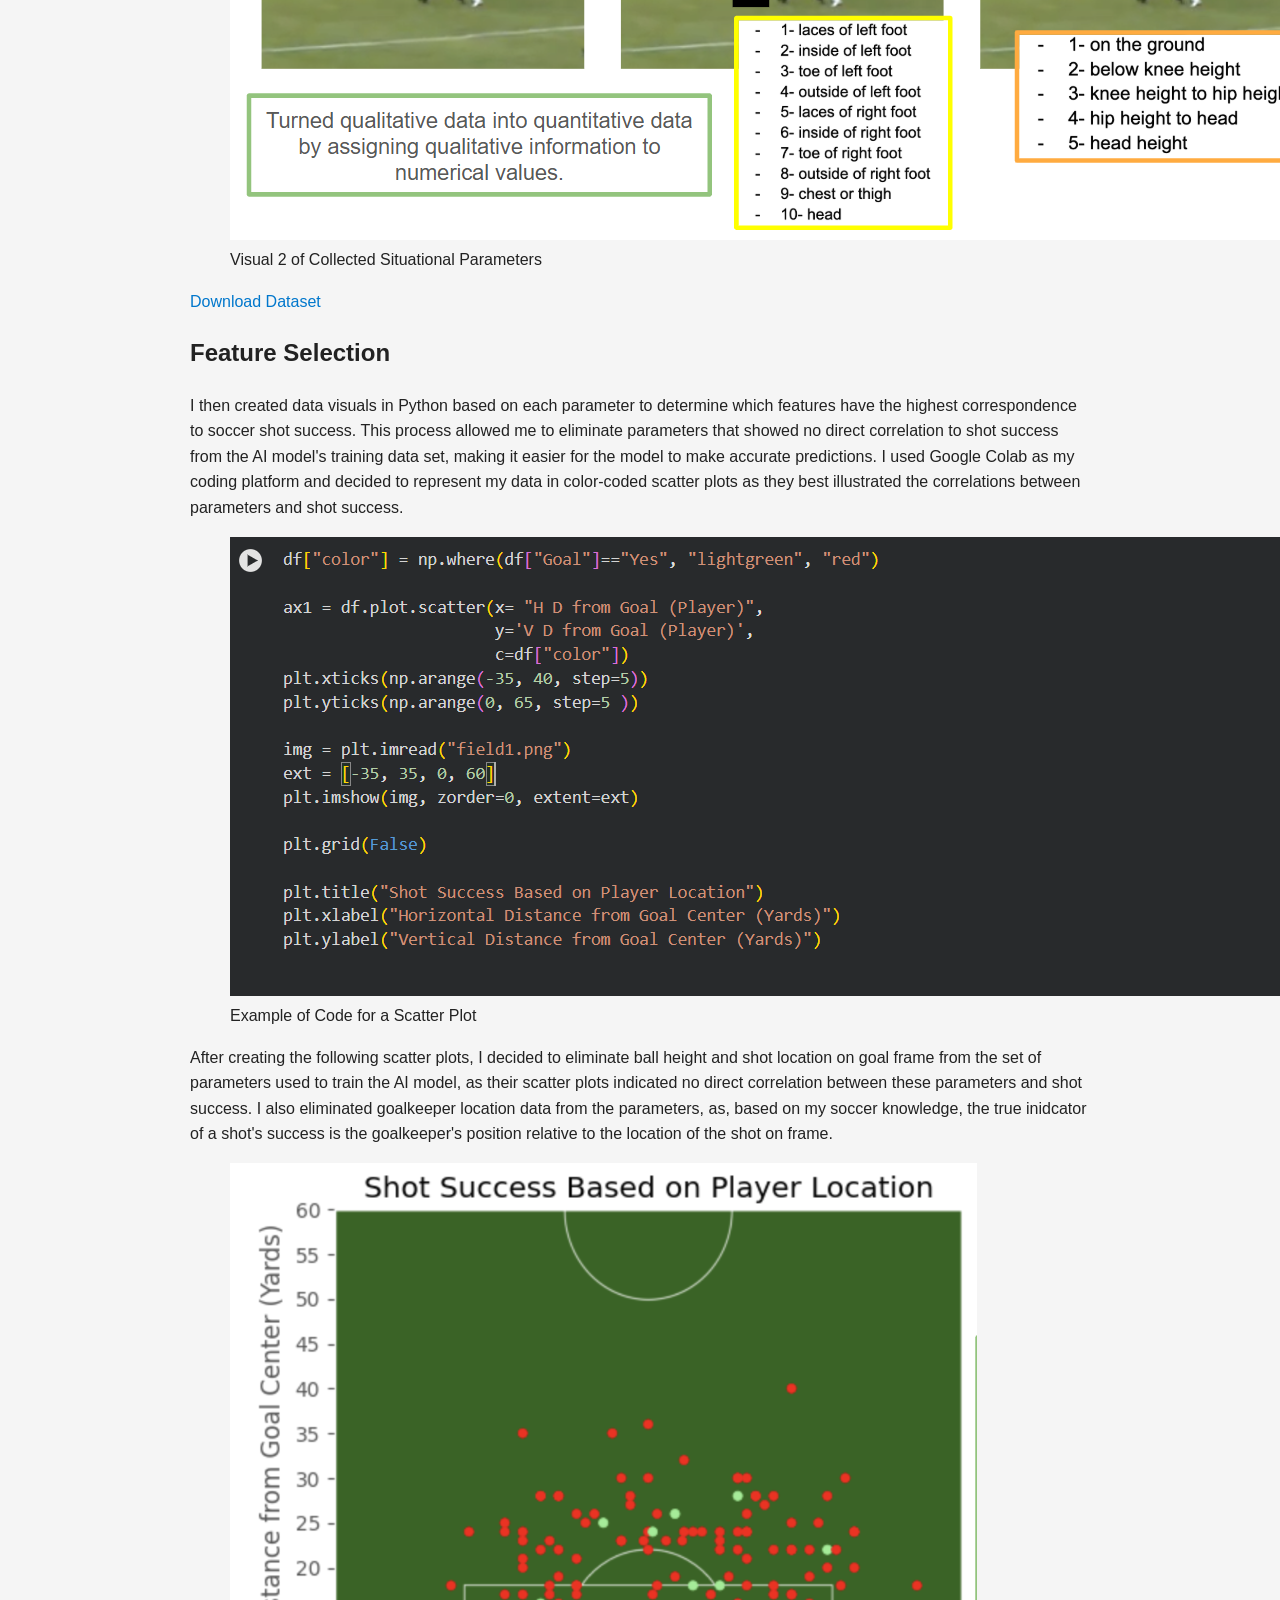
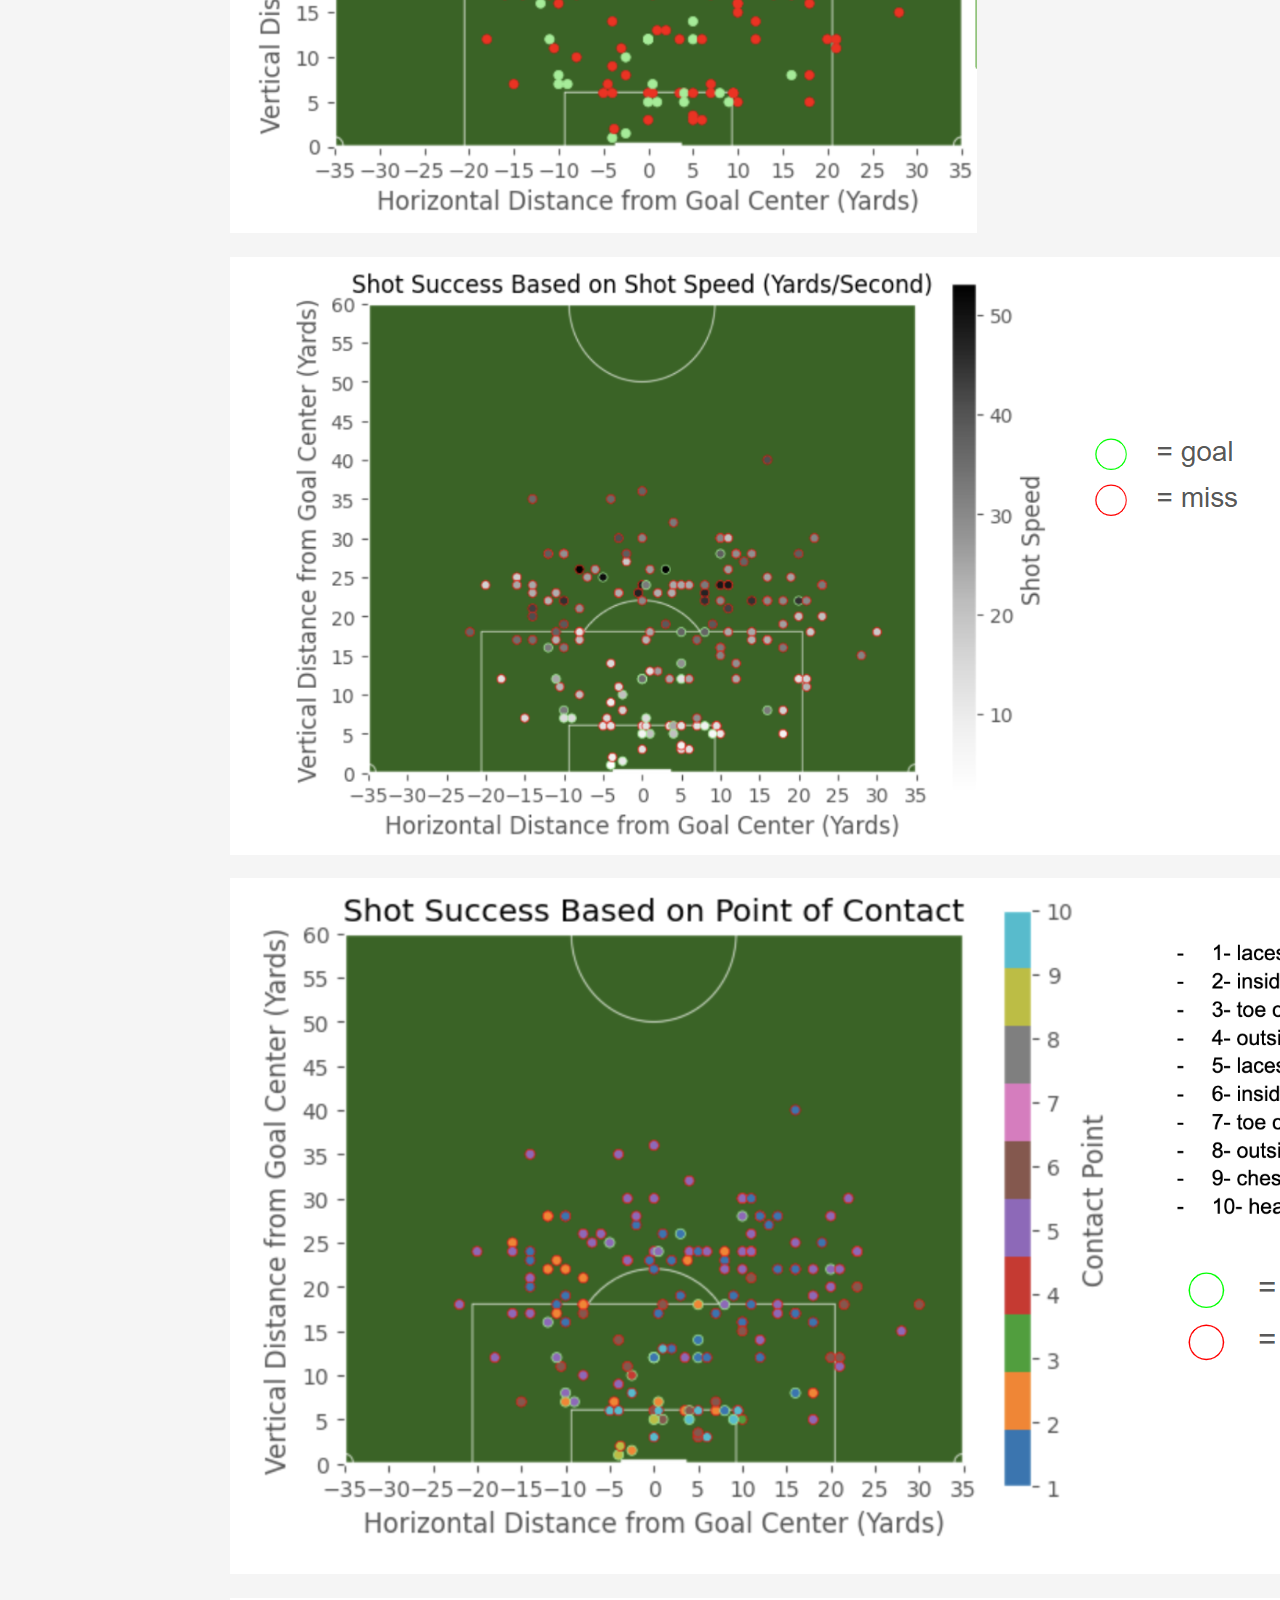
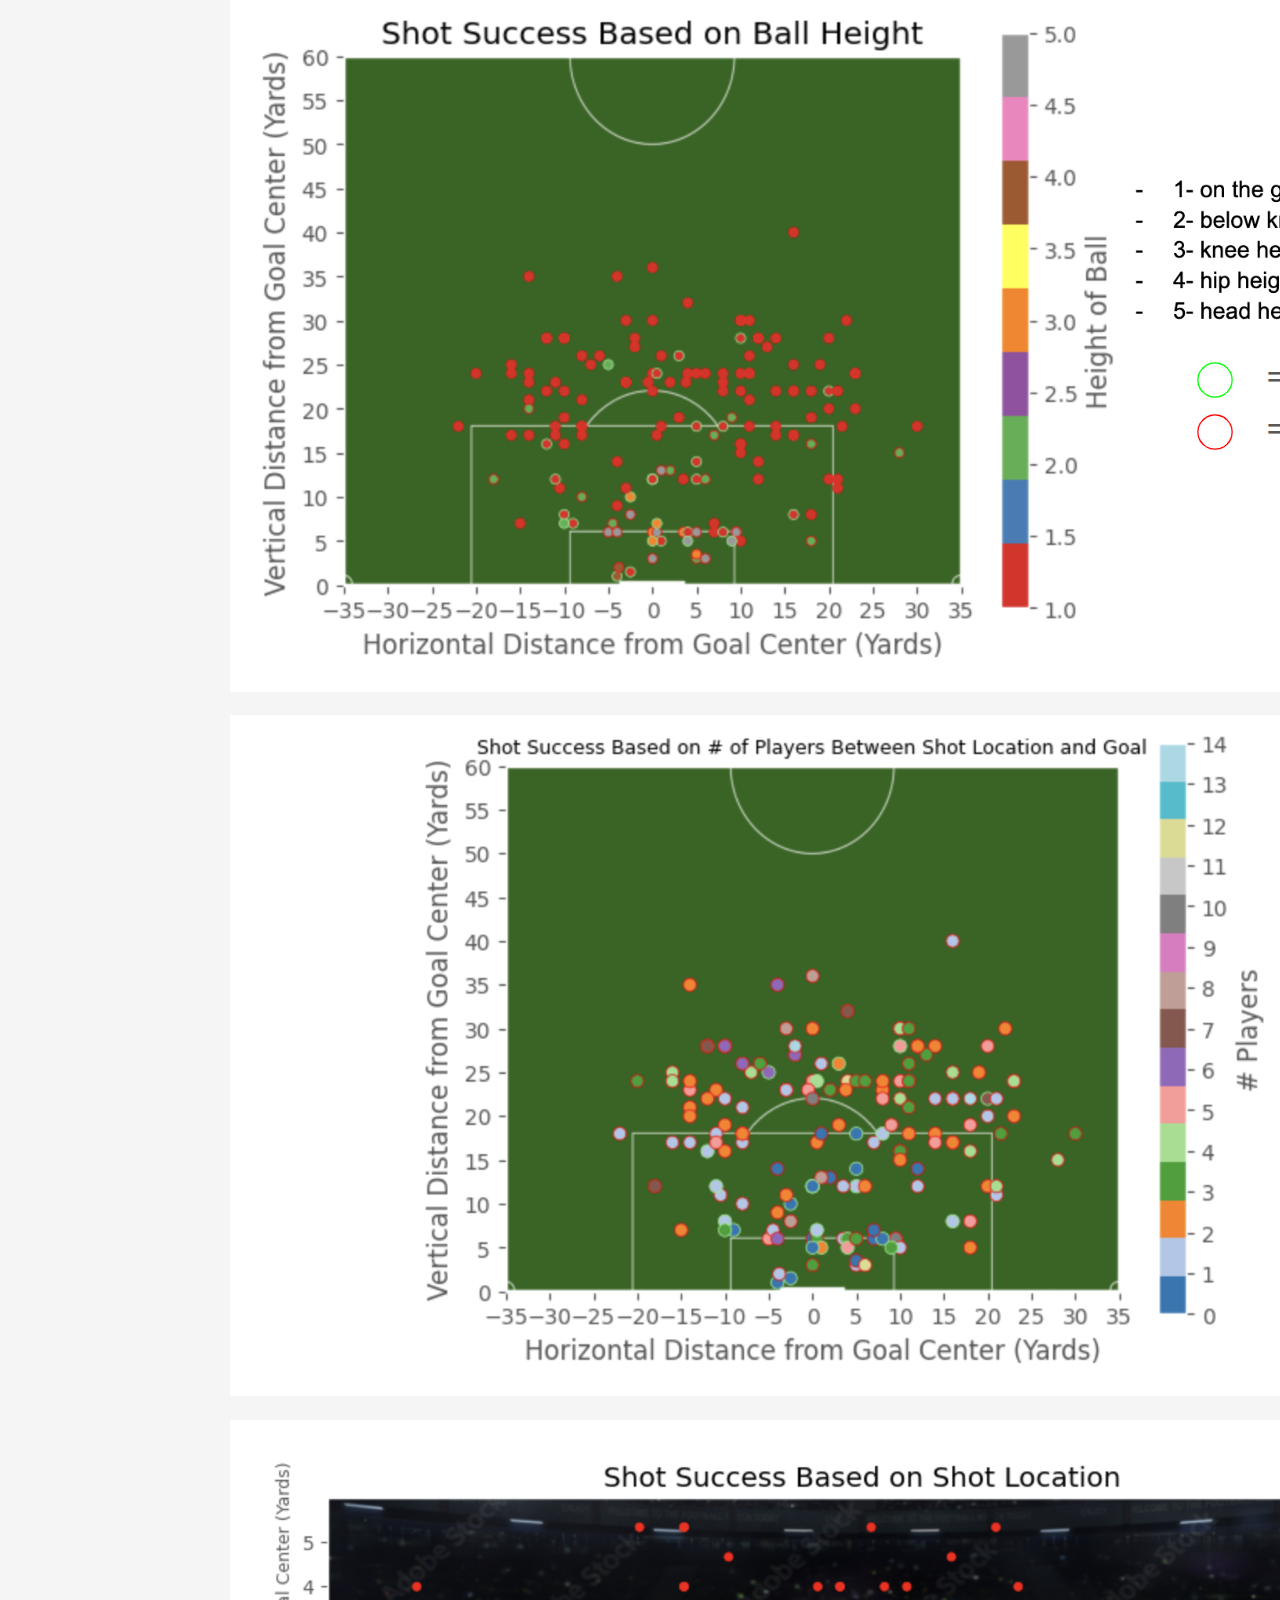
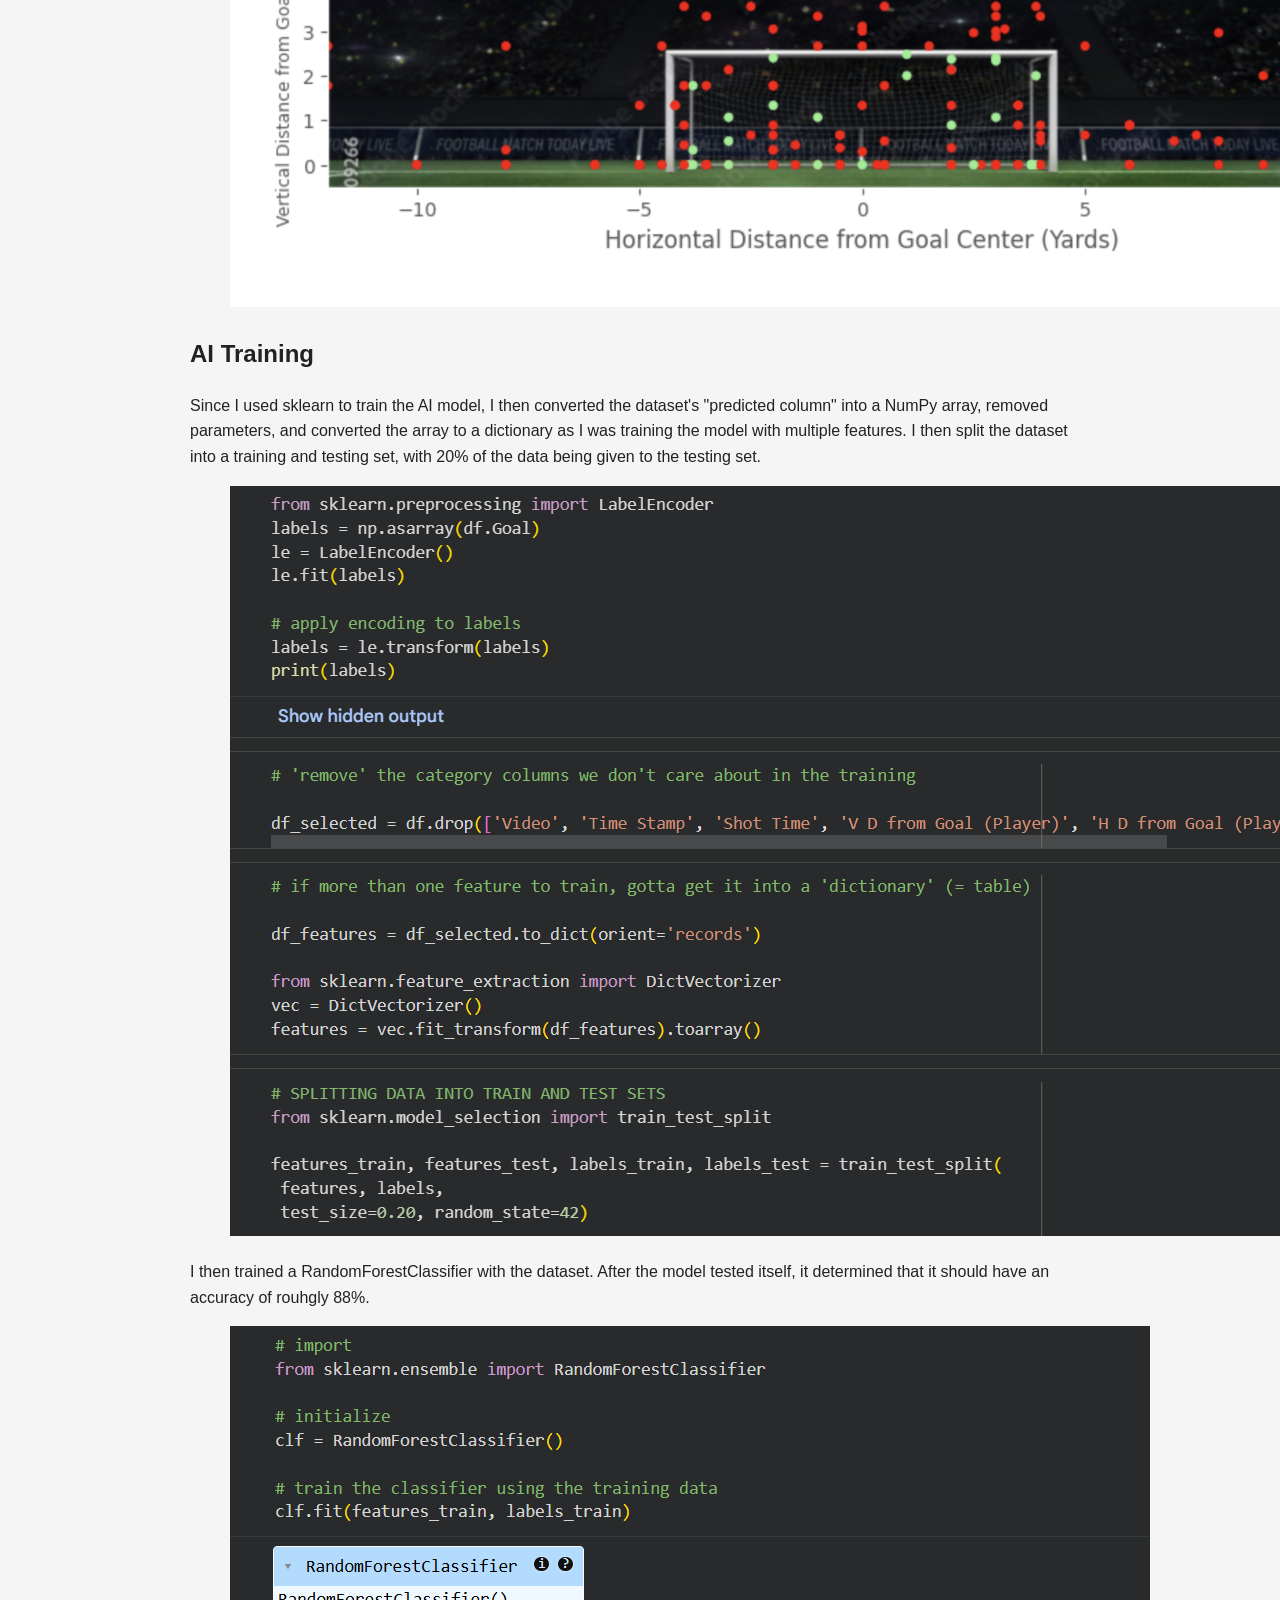
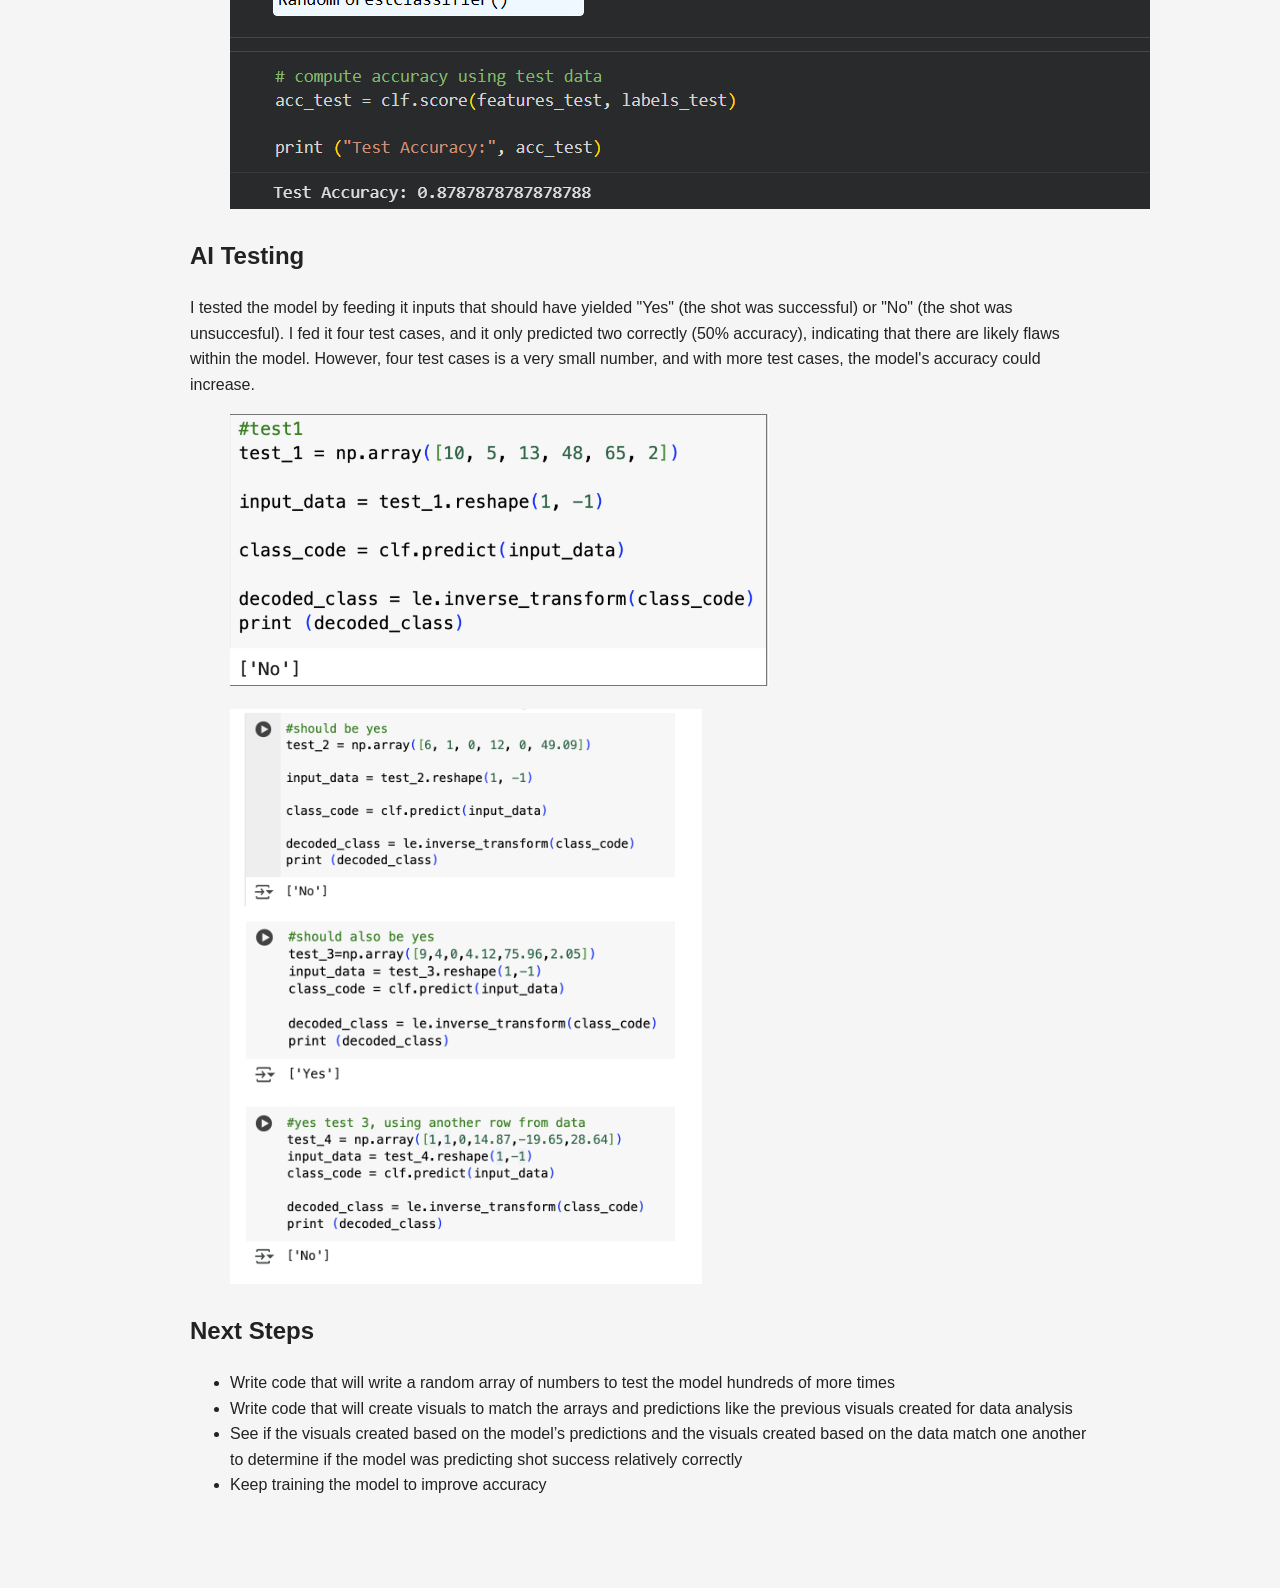
<file: shot-bot.html>
<!DOCTYPE html>
<html lang="en">

<head>
  <meta charset="UTF-8">
  <meta name="viewport" content="width=device-width, initial-scale=1.0">

  <title>ShotBot </title>

  <link rel="stylesheet" href="style.css">
</head>

<body>

  <!-- BACK LINK -->
  <a href="index.html">← Back to Portfolio</a>

  <!-- =========================
       PROJECT TITLE / HERO
  ========================== -->

  <header class="project-hero">

    <h1>ShotBot</h1>

    <p class="project-tagline">
      A predictive AI model for soccer shot success
    </p>

    <!-- Optional: image or demo -->

  </header>

  <!-- =========================
       OVERVIEW
  ========================== -->

  <section>

    <h2>Overview</h2>

    <h3> Problem and Goal</h3>
    <p>
      My senior year of high school, I had an ACL injury. Knowing that I needed to prepare for my upcoming college season, 
      I wanted to find a way to continue to improve my soccer abilities while being unable to play. I settled on designing 
      an AI model to predict soccer shot success so that I could validate and learn more about what parameters affect soccer
      shot success.
    </p>
    <h3> Acknowledgements </h3>
    <p>
      I was mentored by Hana Galijasevic, a teaching fellow at my high school. She helped me write and modify the majority of 
      the code for this project.
    </p>

  <!-- =========================
       SYSTEM ARCHITECTURE
  ========================== -->
  <section>

    <h2>Data Collection</h2>
  <p>
    I chose to collect binary tabular data, meaning that I split my data set into multiple columns, with the majority of the 
    columns being parameters that affect the outcome of a single, binary column. My single binary column was shot success, 
    which could have had either a yes value for a goal or a no value for a missed shot. For my other columns, I gathered situational 
    data that I, based on my prior experiences with soccer, knew would affect the shot’s success. Examples of situational data that 
    I gathered were shot speed, player location at the time of the shot, goalkeeper location at the time of the shot, and location of 
    the shot on the goal frame. After reviewing film, I built a data set of 162 instances. 
  </p>

<figure>
  <img src="datacollection1.png" alt="Data Collection" class="content-image">

  <figcaption>
   Visual 1 of Collected Situational Parameters
  </figcaption>
</figure>

<figure>
  <img src="datacollection2.png" alt="Data Collection" class="content-image">

  <figcaption>
   Visual 2 of Collected Situational Parameters
  </figcaption>
</figure>

  <a href="Edited Data Collection.xslx" class="button">
    Download Dataset
</a>

<h2> Feature Selection </h2>
  <p>
    I then created data visuals in Python based on each parameter to determine which features have the highest correspondence to 
    soccer shot success. This process allowed me to eliminate parameters that showed no direct correlation to shot success from
    the AI model's training data set, making it easier for the model to make accurate predictions. I used Google Colab as my coding 
    platform and decided to represent my data in color-coded scatter plots as they best illustrated the correlations between parameters
    and shot success.
  </p>

<figure>
  <img src="scatterplotcode.png" alt="Scatter Plot Code" class="content-image">

  <figcaption>
   Example of Code for a Scatter Plot
  </figcaption>
</figure>
<p>
  After creating the following scatter plots, I decided to eliminate ball height and shot location on goal frame from the set of parameters
  used to train the AI model, as their scatter plots indicated no direct correlation between these parameters and shot success. I also eliminated
  goalkeeper location data from the parameters, as, based on my soccer knowledge, the true inidcator of a shot's success is the goalkeeper's position
  relative to the location of the shot on frame. 
</p>
<figure>
  <img src="playerlocation.png" alt="Scatter Plot Code" class="content-image">
</figure>
<figure>
  <img src="shotspeed.png" alt="Scatter Plot Code" class="content-image">
</figure>
<figure>
  <img src="contactpoint.png" alt="Scatter Plot Code" class="content-image">
</figure>
<figure>
  <img src="ballheight.png" alt="Scatter Plot Code" class="content-image">
</figure>
<figure>
  <img src="players.png" alt="Scatter Plot Code" class="content-image">
</figure>
<figure>
  <img src="shotlocation.png" alt="Scatter Plot Code" class="content-image">
</figure>
  
<h2> AI Training </h2>
    <p> 
      Since I used sklearn to train the AI model, I then converted the dataset's "predicted column" into a NumPy array, removed parameters, and converted 
      the array to a dictionary as I was training the model with multiple features. I then split the dataset into a training and testing set, with 20% of
      the data being given to the testing set.
    </p>
<figure>
  <img src="trainingsetup.png" alt="Scatter Plot Code" class="content-image">
</figure>
    <p>
      I then trained a RandomForestClassifier with the dataset. After the model tested itself, it determined that it should have an accuracy of rouhgly 88%. 
    </p>
<figure>
  <img src="randomforestclassifier.png" alt="Scatter Plot Code" class="content-image">
</figure>
<h2> AI Testing</h2>
    <p>
      I tested the model by feeding it inputs that should have yielded "Yes" (the shot was successful) or "No" (the shot was unsuccesful). I fed it four test 
      cases, and it only predicted two correctly (50% accuracy), indicating that there are likely flaws within the model. However, four test cases is a very 
      small number, and with more test cases, the model's accuracy could increase. 
    </p>
  <figure>
  <img src="test1.png" alt="Scatter Plot Code" class="content-image">
</figure>
  <figure>
  <img src="test2.png" alt="Scatter Plot Code" class="content-image">
</figure>
<h2> Next Steps </h2>
    <ul>
      <li>Write code that will write a random array of numbers to test the model hundreds of more times</li>
      <li>Write code that will create visuals to match the arrays and predictions like the previous visuals created for data analysis</li>
      <li>See if the visuals created based on the model’s predictions and the visuals created based on the data match one another to determine if the model 
        was predicting shot success relatively correctly</li>
      <li>Keep training the model to improve accuracy</li>
    </ul>
</body>
</html>
</file>
<file: style.css>
body {
  font-family: Arial, sans-serif;
  max-width: 900px;
  margin: auto;
  padding: 40px;
  line-height: 1.6;
  background-color: #f5f5f5;
  color: #222;
}

header {
  text-align: center;
  margin-bottom: 60px;
}

h1 {
  font-size: 3rem;
}

section {
  margin-bottom: 50px;
}

.project {
  background: white;
  padding: 20px;
  border-radius: 10px;
  margin-top: 20px;
  box-shadow: 0 2px 8px rgba(0,0,0,0.1);
}

a {
  color: #0077cc;
  text-decoration: none;
}

a:hover {
  text-decoration: underline;
}
</file>
